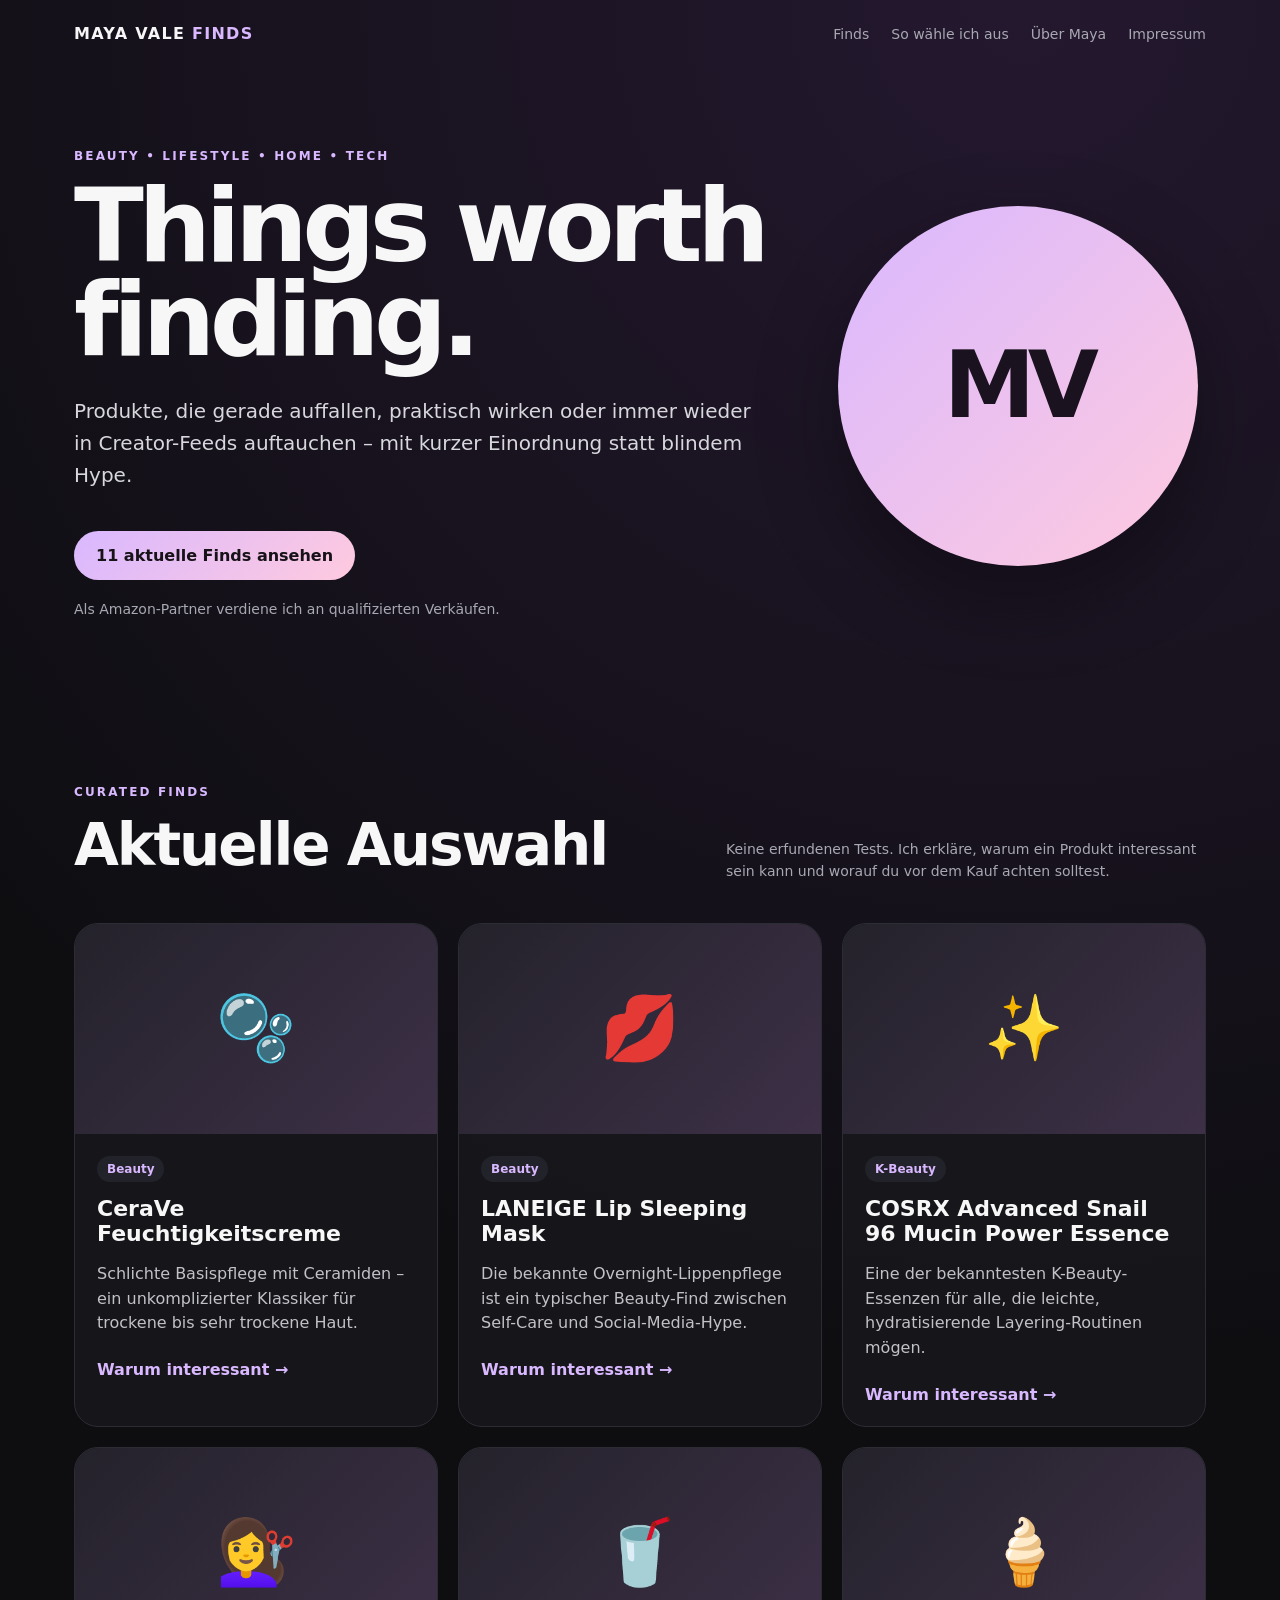
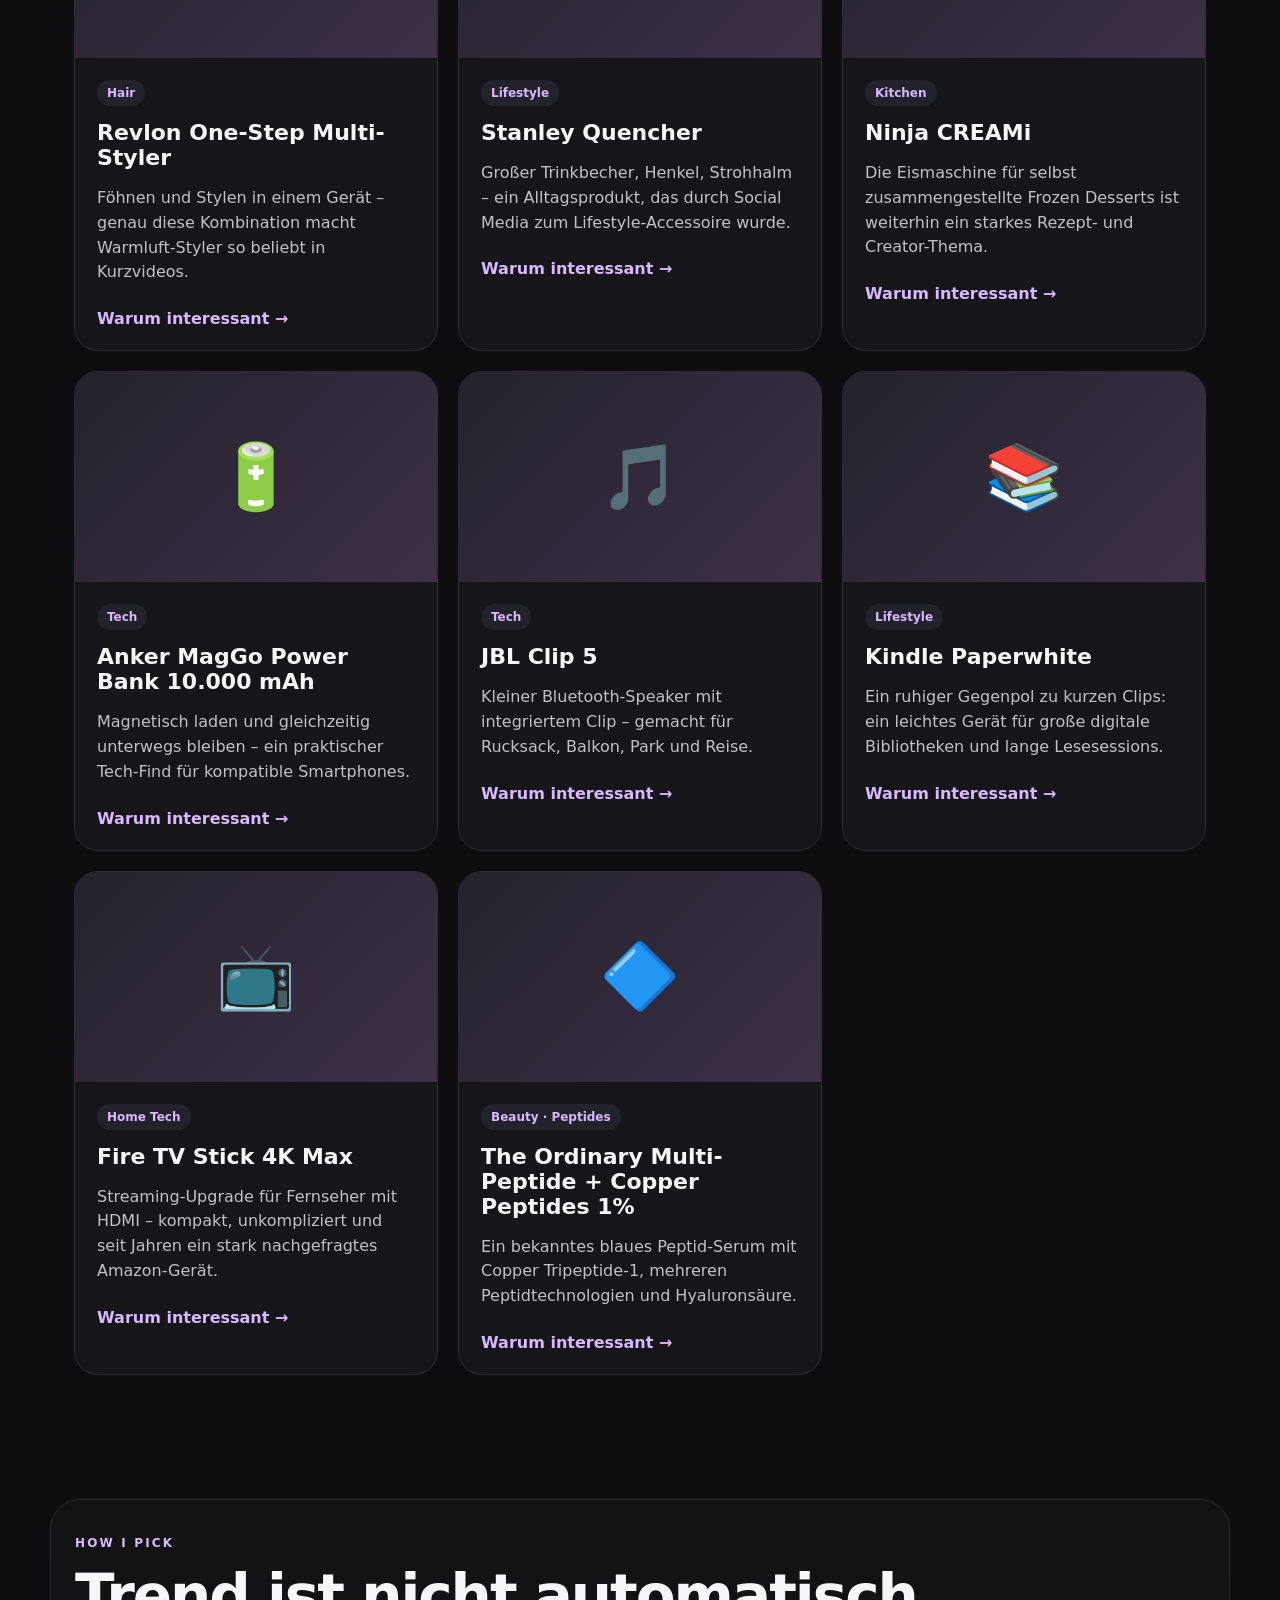
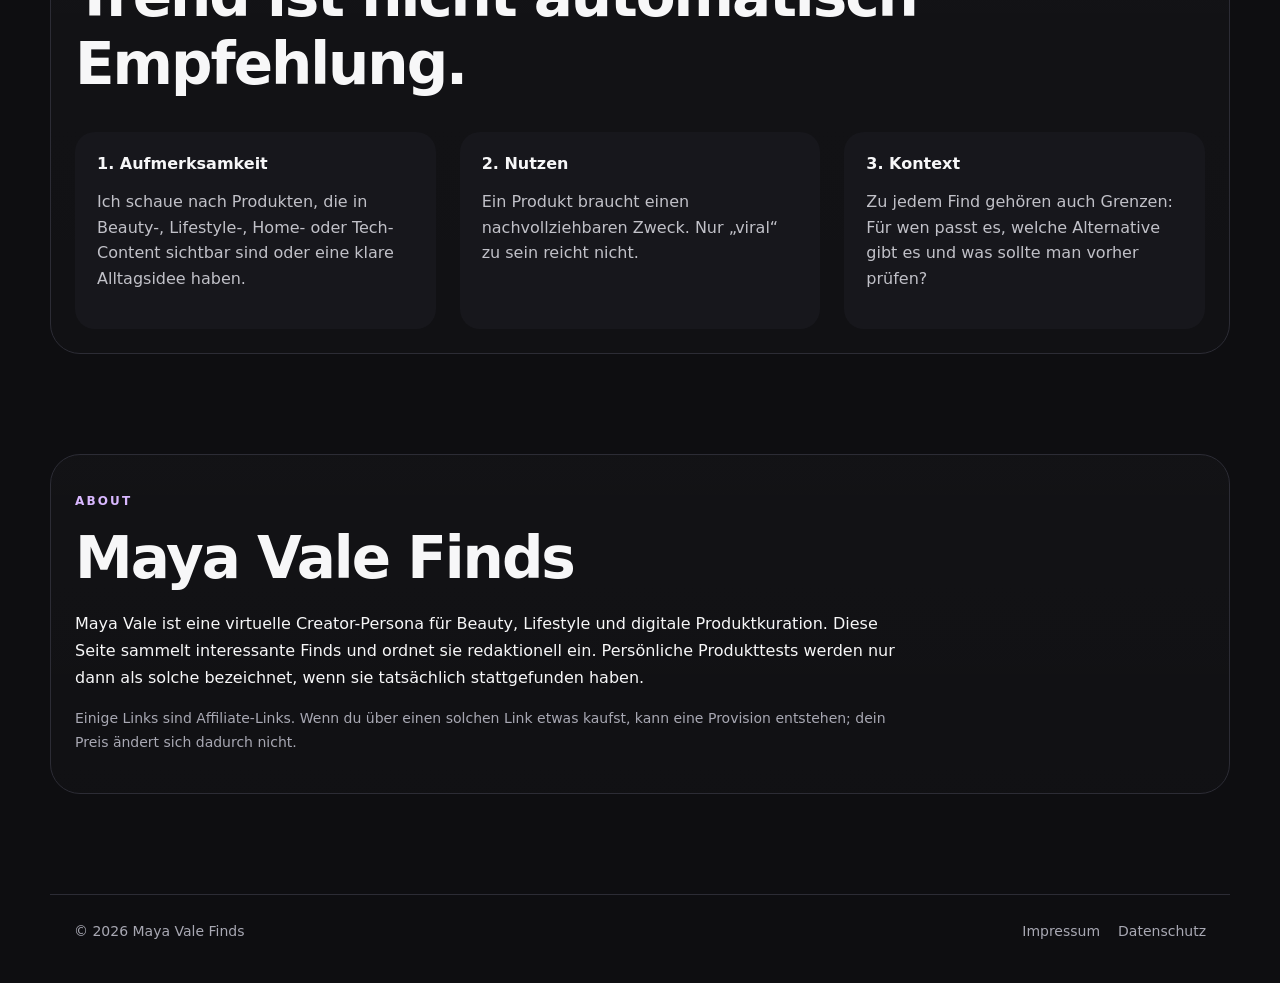
<file: index.html>
<!doctype html>
<html lang="de">
<head>
<meta charset="utf-8">
<meta name="viewport" content="width=device-width,initial-scale=1">
<title>Maya Vale Finds – Beauty, Lifestyle & Viral Finds</title>
<meta name="description" content="Maya Vale Finds kuratiert interessante Beauty-, Lifestyle-, Home- und Tech-Produkte mit kurzen, nüchternen Einordnungen.">
<link rel="stylesheet" href="styles.css">
</head>
<body>
<header class="topbar">
  <a class="brand" href="index.html">MAYA VALE <span>FINDS</span></a>
  <nav><a href="#finds">Finds</a><a href="#how">So wähle ich aus</a><a href="#about">Über Maya</a><a href="impressum.html">Impressum</a></nav>
</header>
<main>
<section class="hero">
  <div class="hero-copy">
    <p class="eyebrow">BEAUTY • LIFESTYLE • HOME • TECH</p>
    <h1>Things worth finding.</h1>
    <p class="lead">Produkte, die gerade auffallen, praktisch wirken oder immer wieder in Creator-Feeds auftauchen – mit kurzer Einordnung statt blindem Hype.</p>
    <a class="cta" href="#finds">11 aktuelle Finds ansehen</a>
    <p class="disclosure">Als Amazon-Partner verdiene ich an qualifizierten Verkäufen.</p>
  </div>
  <div class="avatar" aria-label="Maya Vale Logo">MV</div>
</section>

<section class="section" id="finds">
  <div class="section-head">
    <div><p class="eyebrow">CURATED FINDS</p><h2>Aktuelle Auswahl</h2></div>
    <p class="muted">Keine erfundenen Tests. Ich erkläre, warum ein Produkt interessant sein kann und worauf du vor dem Kauf achten solltest.</p>
  </div>
  <div class="grid"><article class="card">
    <div class="thumb">🫧</div>
    <div class="card-body">
      <span class="tag">Beauty</span>
      <h3>CeraVe Feuchtigkeitscreme</h3>
      <p>Schlichte Basispflege mit Ceramiden – ein unkomplizierter Klassiker für trockene bis sehr trockene Haut.</p>
      <a class="product-link" href="finds/cerave-feuchtigkeitscreme.html">Warum interessant →</a>
    </div>
  </article><article class="card">
    <div class="thumb">💋</div>
    <div class="card-body">
      <span class="tag">Beauty</span>
      <h3>LANEIGE Lip Sleeping Mask</h3>
      <p>Die bekannte Overnight-Lippenpflege ist ein typischer Beauty-Find zwischen Self-Care und Social-Media-Hype.</p>
      <a class="product-link" href="finds/laneige-lip-sleeping-mask.html">Warum interessant →</a>
    </div>
  </article><article class="card">
    <div class="thumb">✨</div>
    <div class="card-body">
      <span class="tag">K-Beauty</span>
      <h3>COSRX Advanced Snail 96 Mucin Power Essence</h3>
      <p>Eine der bekanntesten K-Beauty-Essenzen für alle, die leichte, hydratisierende Layering-Routinen mögen.</p>
      <a class="product-link" href="finds/cosrx-snail-96-essence.html">Warum interessant →</a>
    </div>
  </article><article class="card">
    <div class="thumb">💇‍♀️</div>
    <div class="card-body">
      <span class="tag">Hair</span>
      <h3>Revlon One-Step Multi-Styler</h3>
      <p>Föhnen und Stylen in einem Gerät – genau diese Kombination macht Warmluft-Styler so beliebt in Kurzvideos.</p>
      <a class="product-link" href="finds/revlon-one-step-multistyler.html">Warum interessant →</a>
    </div>
  </article><article class="card">
    <div class="thumb">🥤</div>
    <div class="card-body">
      <span class="tag">Lifestyle</span>
      <h3>Stanley Quencher</h3>
      <p>Großer Trinkbecher, Henkel, Strohhalm – ein Alltagsprodukt, das durch Social Media zum Lifestyle-Accessoire wurde.</p>
      <a class="product-link" href="finds/stanley-quencher.html">Warum interessant →</a>
    </div>
  </article><article class="card">
    <div class="thumb">🍦</div>
    <div class="card-body">
      <span class="tag">Kitchen</span>
      <h3>Ninja CREAMi</h3>
      <p>Die Eismaschine für selbst zusammengestellte Frozen Desserts ist weiterhin ein starkes Rezept- und Creator-Thema.</p>
      <a class="product-link" href="finds/ninja-creami.html">Warum interessant →</a>
    </div>
  </article><article class="card">
    <div class="thumb">🔋</div>
    <div class="card-body">
      <span class="tag">Tech</span>
      <h3>Anker MagGo Power Bank 10.000 mAh</h3>
      <p>Magnetisch laden und gleichzeitig unterwegs bleiben – ein praktischer Tech-Find für kompatible Smartphones.</p>
      <a class="product-link" href="finds/anker-maggo-powerbank.html">Warum interessant →</a>
    </div>
  </article><article class="card">
    <div class="thumb">🎵</div>
    <div class="card-body">
      <span class="tag">Tech</span>
      <h3>JBL Clip 5</h3>
      <p>Kleiner Bluetooth-Speaker mit integriertem Clip – gemacht für Rucksack, Balkon, Park und Reise.</p>
      <a class="product-link" href="finds/jbl-clip-5.html">Warum interessant →</a>
    </div>
  </article><article class="card">
    <div class="thumb">📚</div>
    <div class="card-body">
      <span class="tag">Lifestyle</span>
      <h3>Kindle Paperwhite</h3>
      <p>Ein ruhiger Gegenpol zu kurzen Clips: ein leichtes Gerät für große digitale Bibliotheken und lange Lesesessions.</p>
      <a class="product-link" href="finds/kindle-paperwhite.html">Warum interessant →</a>
    </div>
  </article><article class="card">
    <div class="thumb">📺</div>
    <div class="card-body">
      <span class="tag">Home Tech</span>
      <h3>Fire TV Stick 4K Max</h3>
      <p>Streaming-Upgrade für Fernseher mit HDMI – kompakt, unkompliziert und seit Jahren ein stark nachgefragtes Amazon-Gerät.</p>
      <a class="product-link" href="finds/fire-tv-stick-4k-max.html">Warum interessant →</a>
    </div>
  </article><article class="card">
    <div class="thumb">🔷</div>
    <div class="card-body">
      <span class="tag">Beauty · Peptides</span>
      <h3>The Ordinary Multi-Peptide + Copper Peptides 1%</h3>
      <p>Ein bekanntes blaues Peptid-Serum mit Copper Tripeptide-1, mehreren Peptidtechnologien und Hyaluronsäure.</p>
      <a class="product-link" href="finds/the-ordinary-copper-peptides.html">Warum interessant →</a>
    </div>
  </article></div>
</section>

<section class="section explainer" id="how">
  <p class="eyebrow">HOW I PICK</p>
  <h2>Trend ist nicht automatisch Empfehlung.</h2>
  <div class="three">
    <div><strong>1. Aufmerksamkeit</strong><p>Ich schaue nach Produkten, die in Beauty-, Lifestyle-, Home- oder Tech-Content sichtbar sind oder eine klare Alltagsidee haben.</p></div>
    <div><strong>2. Nutzen</strong><p>Ein Produkt braucht einen nachvollziehbaren Zweck. Nur „viral“ zu sein reicht nicht.</p></div>
    <div><strong>3. Kontext</strong><p>Zu jedem Find gehören auch Grenzen: Für wen passt es, welche Alternative gibt es und was sollte man vorher prüfen?</p></div>
  </div>
</section>

<section class="about section" id="about">
  <p class="eyebrow">ABOUT</p>
  <h2>Maya Vale Finds</h2>
  <p>Maya Vale ist eine virtuelle Creator-Persona für Beauty, Lifestyle und digitale Produktkuration. Diese Seite sammelt interessante Finds und ordnet sie redaktionell ein. Persönliche Produkttests werden nur dann als solche bezeichnet, wenn sie tatsächlich stattgefunden haben.</p>
  <p class="muted">Einige Links sind Affiliate-Links. Wenn du über einen solchen Link etwas kaufst, kann eine Provision entstehen; dein Preis ändert sich dadurch nicht.</p>
</section>
</main>
<footer><span>© 2026 Maya Vale Finds</span><div><a href="impressum.html">Impressum</a><a href="datenschutz.html">Datenschutz</a></div></footer>
</body>
</html>
</file>
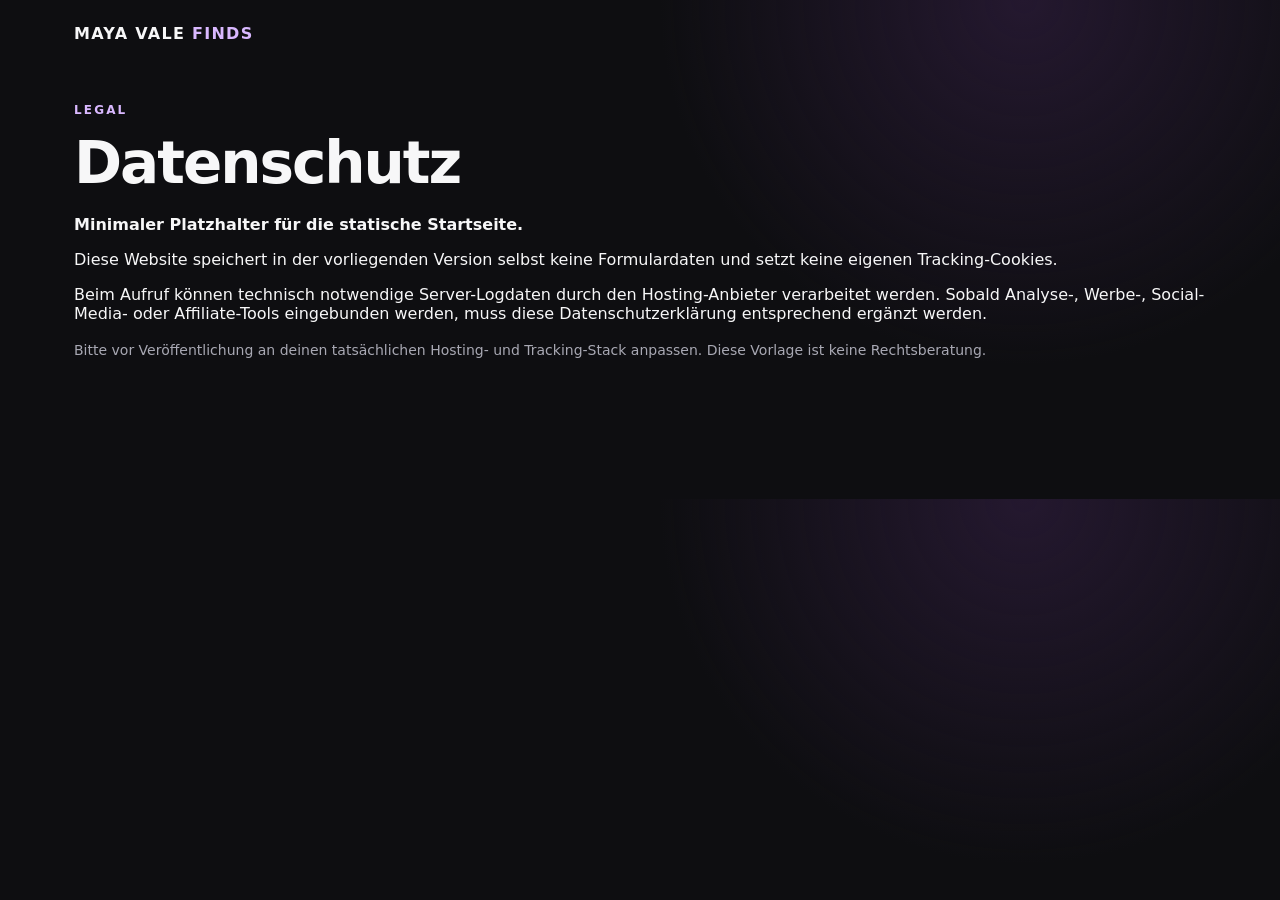
<file: datenschutz.html>
<!doctype html><html lang="de"><head><meta charset="utf-8"><meta name="viewport" content="width=device-width,initial-scale=1"><title>Datenschutz – Maya Vale Finds</title><link rel="stylesheet" href="styles.css"></head><body><header class="topbar"><a class="brand" href="index.html">MAYA VALE <span>FINDS</span></a></header><main class="section"><p class="eyebrow">LEGAL</p><h2>Datenschutz</h2><p><strong>Minimaler Platzhalter für die statische Startseite.</strong></p><p>Diese Website speichert in der vorliegenden Version selbst keine Formulardaten und setzt keine eigenen Tracking-Cookies.</p><p>Beim Aufruf können technisch notwendige Server-Logdaten durch den Hosting-Anbieter verarbeitet werden. Sobald Analyse-, Werbe-, Social-Media- oder Affiliate-Tools eingebunden werden, muss diese Datenschutzerklärung entsprechend ergänzt werden.</p><p class="muted">Bitte vor Veröffentlichung an deinen tatsächlichen Hosting- und Tracking-Stack anpassen. Diese Vorlage ist keine Rechtsberatung.</p></main></body></html>
</file>
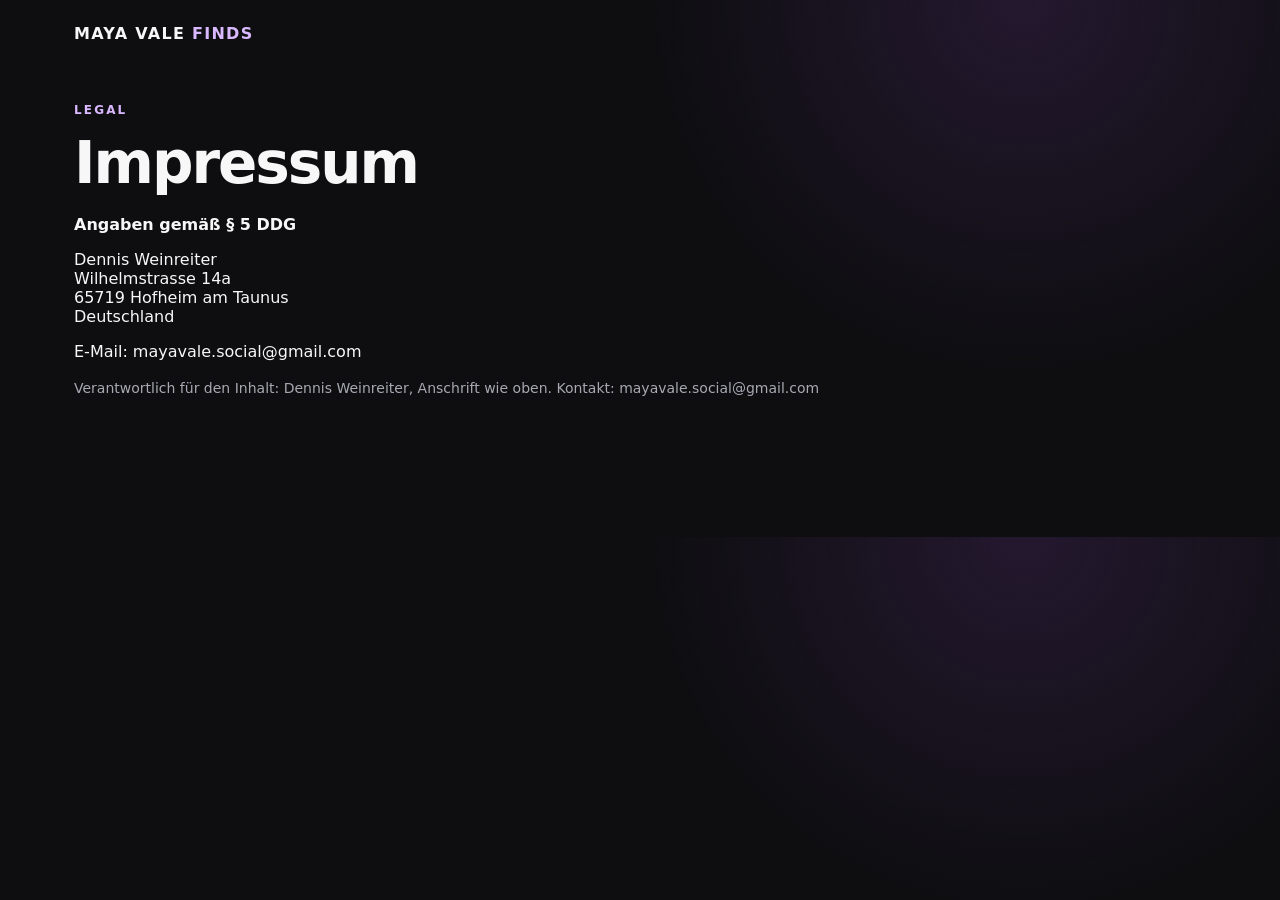
<file: impressum.html>
<!doctype html><html lang="de"><head><meta charset="utf-8"><meta name="viewport" content="width=device-width,initial-scale=1"><title>Impressum – Maya Vale Finds</title><link rel="stylesheet" href="styles.css"></head><body><header class="topbar"><a class="brand" href="index.html">MAYA VALE <span>FINDS</span></a></header><main class="section"><p class="eyebrow">LEGAL</p><h2>Impressum</h2><p><strong>Angaben gemäß § 5 DDG</strong></p><p>Dennis Weinreiter<br>Wilhelmstrasse 14a<br>65719 Hofheim am Taunus<br>Deutschland</p><p>E-Mail: mayavale.social@gmail.com</p><p class="muted">Verantwortlich für den Inhalt: Dennis Weinreiter, Anschrift wie oben. Kontakt: mayavale.social@gmail.com</p></main></body></html>
</file>
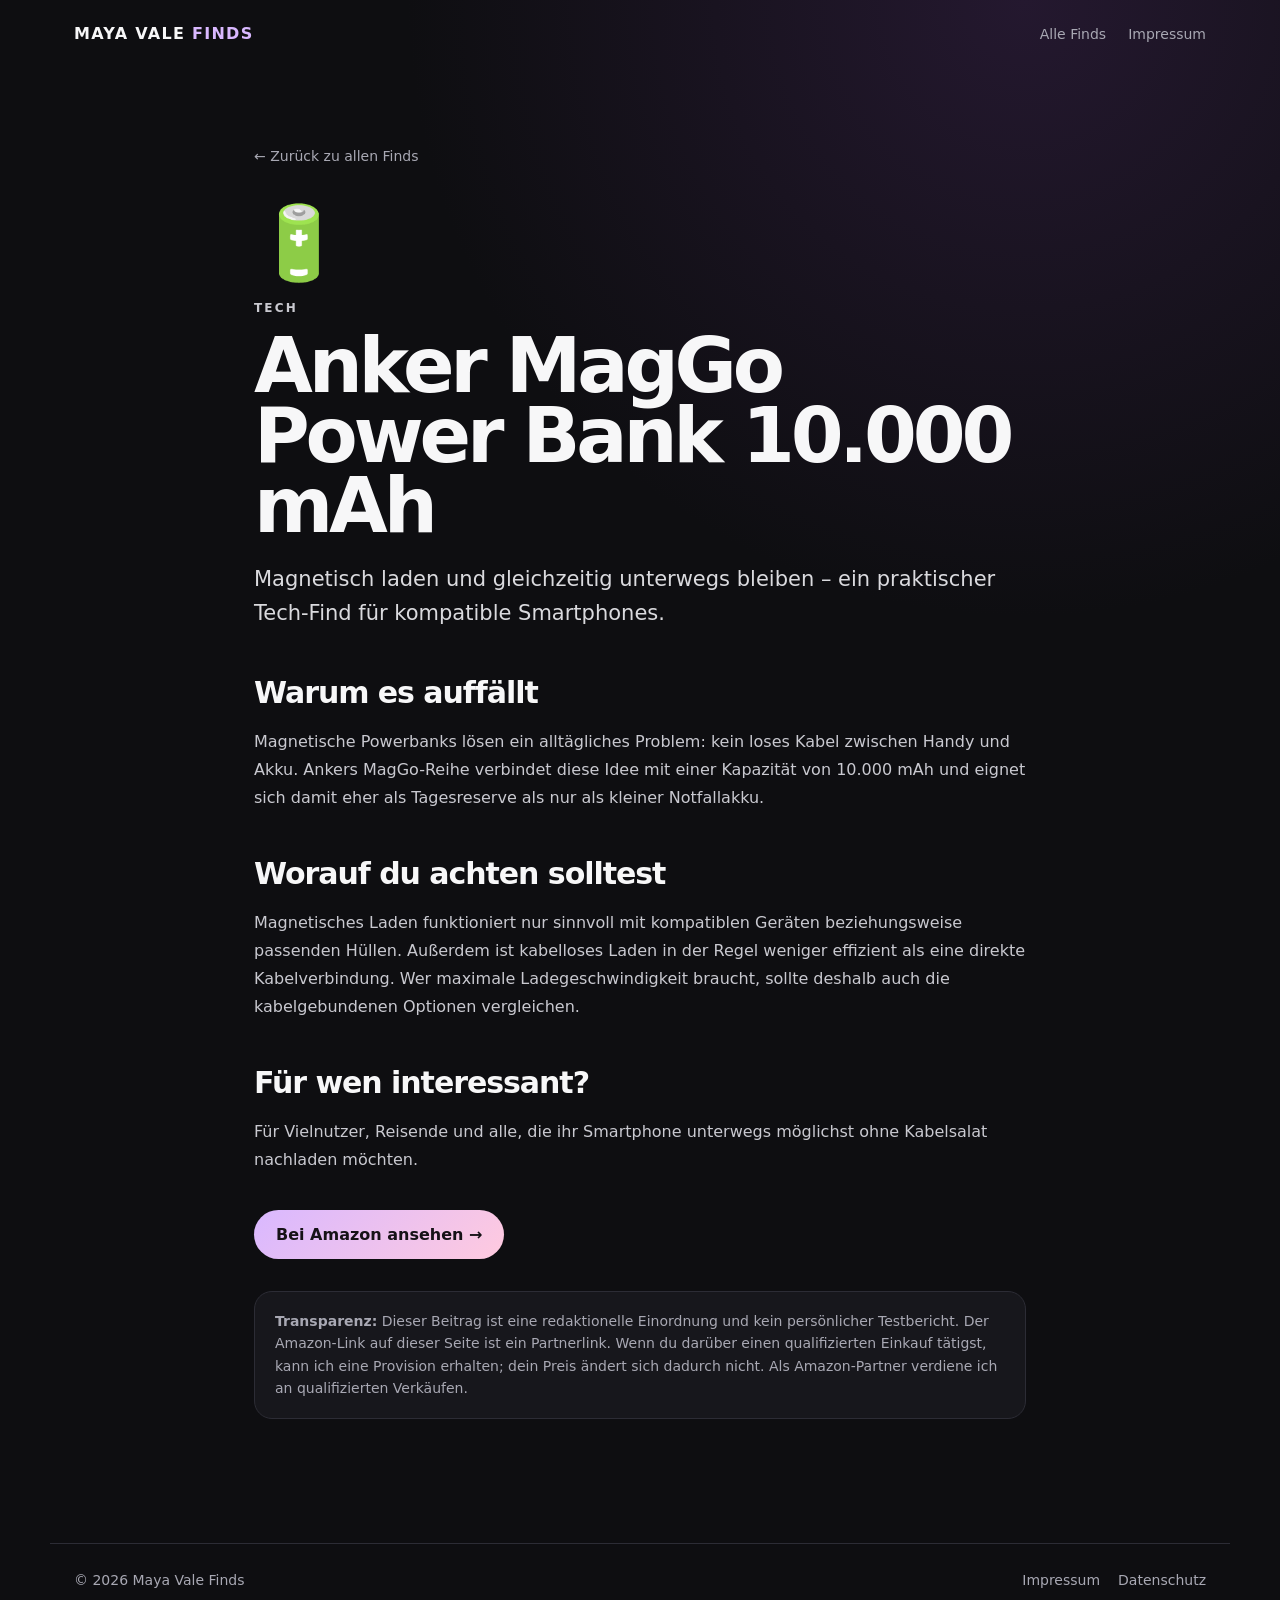
<file: finds/anker-maggo-powerbank.html>
<!doctype html>
<html lang="de">
<head>
<meta charset="utf-8"><meta name="viewport" content="width=device-width,initial-scale=1">
<title>Anker MagGo Power Bank 10.000 mAh – Maya Vale Finds</title>
<meta name="description" content="Magnetisch laden und gleichzeitig unterwegs bleiben – ein praktischer Tech-Find für kompatible Smartphones.">
<link rel="stylesheet" href="../styles.css">
</head>
<body>
<header class="topbar"><a class="brand" href="../index.html">MAYA VALE <span>FINDS</span></a><nav><a href="../index.html#finds">Alle Finds</a><a href="../impressum.html">Impressum</a></nav></header>
<main class="article">
<a class="back" href="../index.html#finds">← Zurück zu allen Finds</a>
<div class="article-hero"><div class="article-icon">🔋</div><p class="eyebrow">TECH</p><h1>Anker MagGo Power Bank 10.000 mAh</h1><p class="intro">Magnetisch laden und gleichzeitig unterwegs bleiben – ein praktischer Tech-Find für kompatible Smartphones.</p></div>
<h2>Warum es auffällt</h2><p>Magnetische Powerbanks lösen ein alltägliches Problem: kein loses Kabel zwischen Handy und Akku. Ankers MagGo-Reihe verbindet diese Idee mit einer Kapazität von 10.000 mAh und eignet sich damit eher als Tagesreserve als nur als kleiner Notfallakku.</p>
<h2>Worauf du achten solltest</h2><p>Magnetisches Laden funktioniert nur sinnvoll mit kompatiblen Geräten beziehungsweise passenden Hüllen. Außerdem ist kabelloses Laden in der Regel weniger effizient als eine direkte Kabelverbindung. Wer maximale Ladegeschwindigkeit braucht, sollte deshalb auch die kabelgebundenen Optionen vergleichen.</p>
<h2>Für wen interessant?</h2><p>Für Vielnutzer, Reisende und alle, die ihr Smartphone unterwegs möglichst ohne Kabelsalat nachladen möchten.</p>
<a class="amazon-btn" href="https://www.amazon.de/dp/B0CFDQ9QH5/ref=nosim?tag=mayavalefinds-21" target="_blank" rel="nofollow noopener">Bei Amazon ansehen →</a>
<div class="note"><strong>Transparenz:</strong> Dieser Beitrag ist eine redaktionelle Einordnung und kein persönlicher Testbericht. Der Amazon-Link auf dieser Seite ist ein Partnerlink. Wenn du darüber einen qualifizierten Einkauf tätigst, kann ich eine Provision erhalten; dein Preis ändert sich dadurch nicht. Als Amazon-Partner verdiene ich an qualifizierten Verkäufen.</div>
</main>
<footer><span>© 2026 Maya Vale Finds</span><div><a href="../impressum.html">Impressum</a><a href="../datenschutz.html">Datenschutz</a></div></footer>
</body></html>
</file>
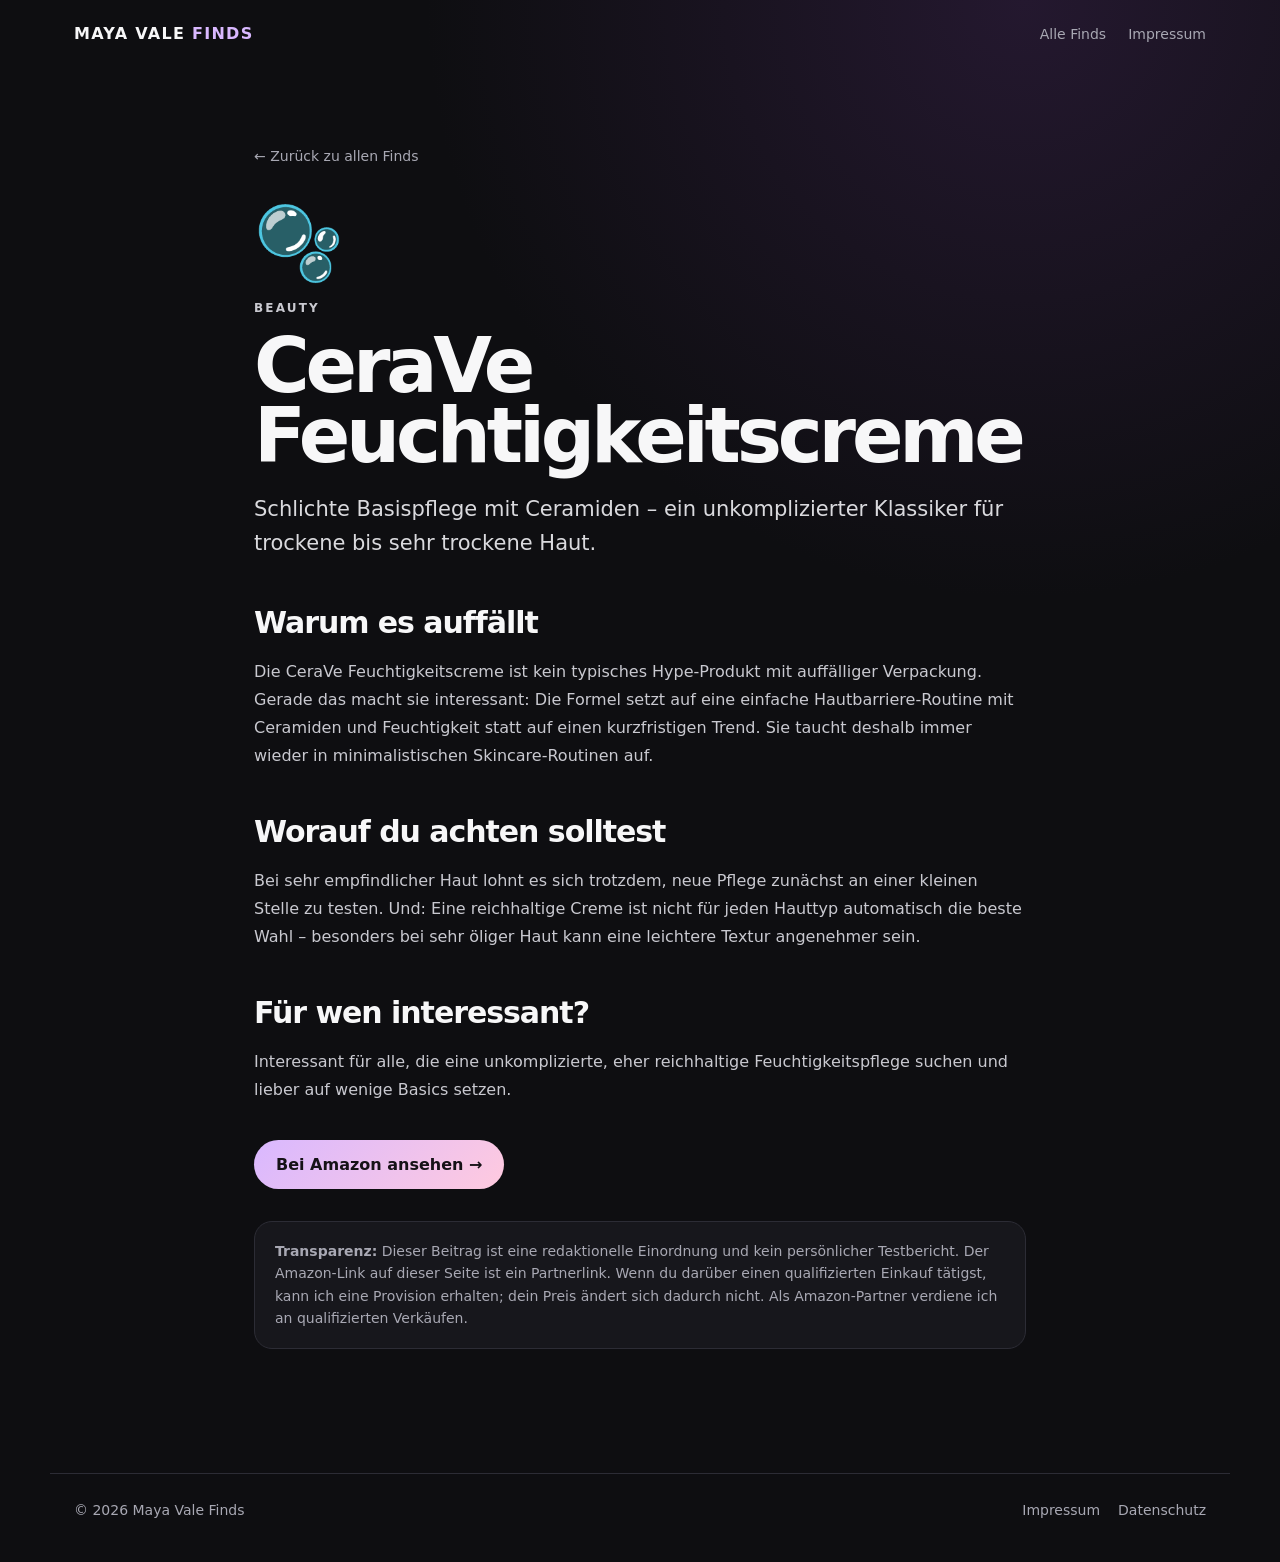
<file: finds/cerave-feuchtigkeitscreme.html>
<!doctype html>
<html lang="de">
<head>
<meta charset="utf-8"><meta name="viewport" content="width=device-width,initial-scale=1">
<title>CeraVe Feuchtigkeitscreme – Maya Vale Finds</title>
<meta name="description" content="Schlichte Basispflege mit Ceramiden – ein unkomplizierter Klassiker für trockene bis sehr trockene Haut.">
<link rel="stylesheet" href="../styles.css">
</head>
<body>
<header class="topbar"><a class="brand" href="../index.html">MAYA VALE <span>FINDS</span></a><nav><a href="../index.html#finds">Alle Finds</a><a href="../impressum.html">Impressum</a></nav></header>
<main class="article">
<a class="back" href="../index.html#finds">← Zurück zu allen Finds</a>
<div class="article-hero"><div class="article-icon">🫧</div><p class="eyebrow">BEAUTY</p><h1>CeraVe Feuchtigkeitscreme</h1><p class="intro">Schlichte Basispflege mit Ceramiden – ein unkomplizierter Klassiker für trockene bis sehr trockene Haut.</p></div>
<h2>Warum es auffällt</h2><p>Die CeraVe Feuchtigkeitscreme ist kein typisches Hype-Produkt mit auffälliger Verpackung. Gerade das macht sie interessant: Die Formel setzt auf eine einfache Hautbarriere-Routine mit Ceramiden und Feuchtigkeit statt auf einen kurzfristigen Trend. Sie taucht deshalb immer wieder in minimalistischen Skincare-Routinen auf.</p>
<h2>Worauf du achten solltest</h2><p>Bei sehr empfindlicher Haut lohnt es sich trotzdem, neue Pflege zunächst an einer kleinen Stelle zu testen. Und: Eine reichhaltige Creme ist nicht für jeden Hauttyp automatisch die beste Wahl – besonders bei sehr öliger Haut kann eine leichtere Textur angenehmer sein.</p>
<h2>Für wen interessant?</h2><p>Interessant für alle, die eine unkomplizierte, eher reichhaltige Feuchtigkeitspflege suchen und lieber auf wenige Basics setzen.</p>
<a class="amazon-btn" href="https://www.amazon.de/dp/B0853C7CFQ/ref=nosim?tag=mayavalefinds-21" target="_blank" rel="nofollow noopener">Bei Amazon ansehen →</a>
<div class="note"><strong>Transparenz:</strong> Dieser Beitrag ist eine redaktionelle Einordnung und kein persönlicher Testbericht. Der Amazon-Link auf dieser Seite ist ein Partnerlink. Wenn du darüber einen qualifizierten Einkauf tätigst, kann ich eine Provision erhalten; dein Preis ändert sich dadurch nicht. Als Amazon-Partner verdiene ich an qualifizierten Verkäufen.</div>
</main>
<footer><span>© 2026 Maya Vale Finds</span><div><a href="../impressum.html">Impressum</a><a href="../datenschutz.html">Datenschutz</a></div></footer>
</body></html>
</file>
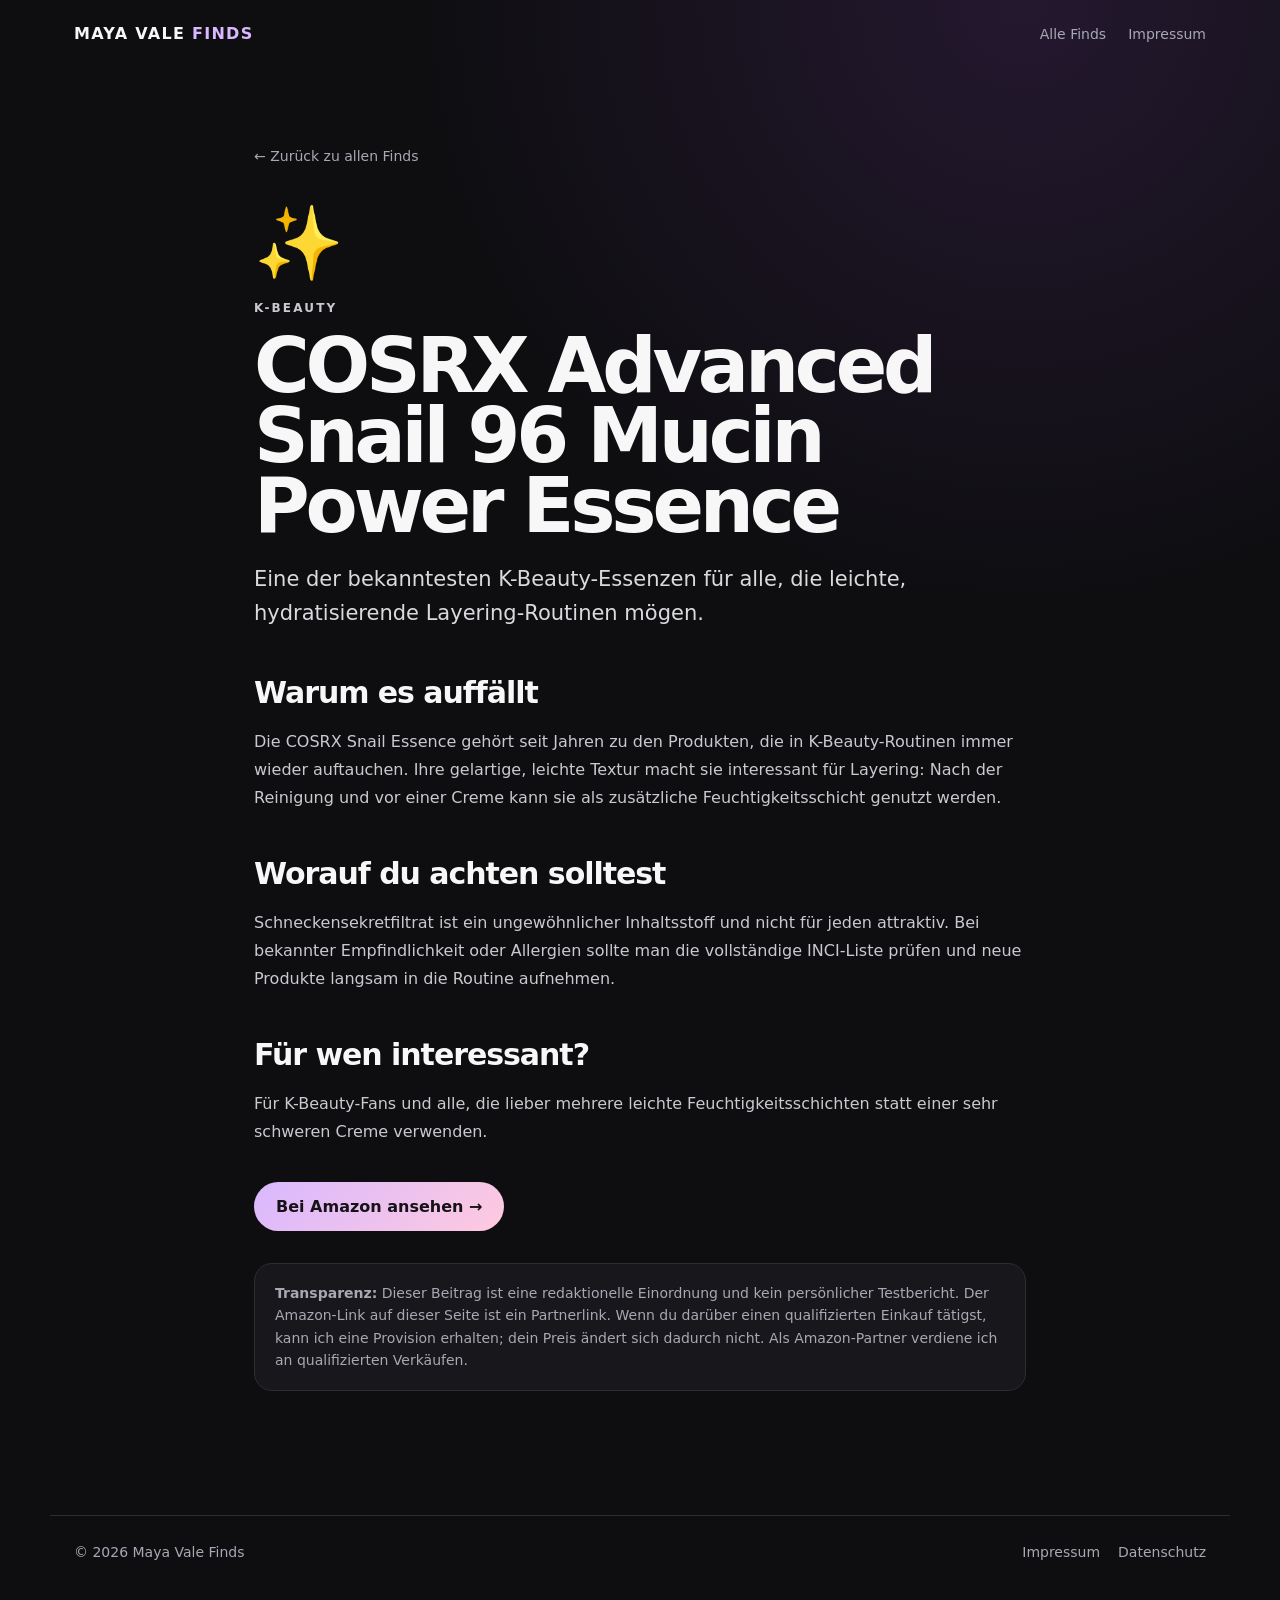
<file: finds/cosrx-snail-96-essence.html>
<!doctype html>
<html lang="de">
<head>
<meta charset="utf-8"><meta name="viewport" content="width=device-width,initial-scale=1">
<title>COSRX Advanced Snail 96 Mucin Power Essence – Maya Vale Finds</title>
<meta name="description" content="Eine der bekanntesten K-Beauty-Essenzen für alle, die leichte, hydratisierende Layering-Routinen mögen.">
<link rel="stylesheet" href="../styles.css">
</head>
<body>
<header class="topbar"><a class="brand" href="../index.html">MAYA VALE <span>FINDS</span></a><nav><a href="../index.html#finds">Alle Finds</a><a href="../impressum.html">Impressum</a></nav></header>
<main class="article">
<a class="back" href="../index.html#finds">← Zurück zu allen Finds</a>
<div class="article-hero"><div class="article-icon">✨</div><p class="eyebrow">K-BEAUTY</p><h1>COSRX Advanced Snail 96 Mucin Power Essence</h1><p class="intro">Eine der bekanntesten K-Beauty-Essenzen für alle, die leichte, hydratisierende Layering-Routinen mögen.</p></div>
<h2>Warum es auffällt</h2><p>Die COSRX Snail Essence gehört seit Jahren zu den Produkten, die in K-Beauty-Routinen immer wieder auftauchen. Ihre gelartige, leichte Textur macht sie interessant für Layering: Nach der Reinigung und vor einer Creme kann sie als zusätzliche Feuchtigkeitsschicht genutzt werden.</p>
<h2>Worauf du achten solltest</h2><p>Schneckensekretfiltrat ist ein ungewöhnlicher Inhaltsstoff und nicht für jeden attraktiv. Bei bekannter Empfindlichkeit oder Allergien sollte man die vollständige INCI-Liste prüfen und neue Produkte langsam in die Routine aufnehmen.</p>
<h2>Für wen interessant?</h2><p>Für K-Beauty-Fans und alle, die lieber mehrere leichte Feuchtigkeitsschichten statt einer sehr schweren Creme verwenden.</p>
<a class="amazon-btn" href="https://www.amazon.de/dp/B00PBX3L7K/ref=nosim?tag=mayavalefinds-21" target="_blank" rel="nofollow noopener">Bei Amazon ansehen →</a>
<div class="note"><strong>Transparenz:</strong> Dieser Beitrag ist eine redaktionelle Einordnung und kein persönlicher Testbericht. Der Amazon-Link auf dieser Seite ist ein Partnerlink. Wenn du darüber einen qualifizierten Einkauf tätigst, kann ich eine Provision erhalten; dein Preis ändert sich dadurch nicht. Als Amazon-Partner verdiene ich an qualifizierten Verkäufen.</div>
</main>
<footer><span>© 2026 Maya Vale Finds</span><div><a href="../impressum.html">Impressum</a><a href="../datenschutz.html">Datenschutz</a></div></footer>
</body></html>
</file>
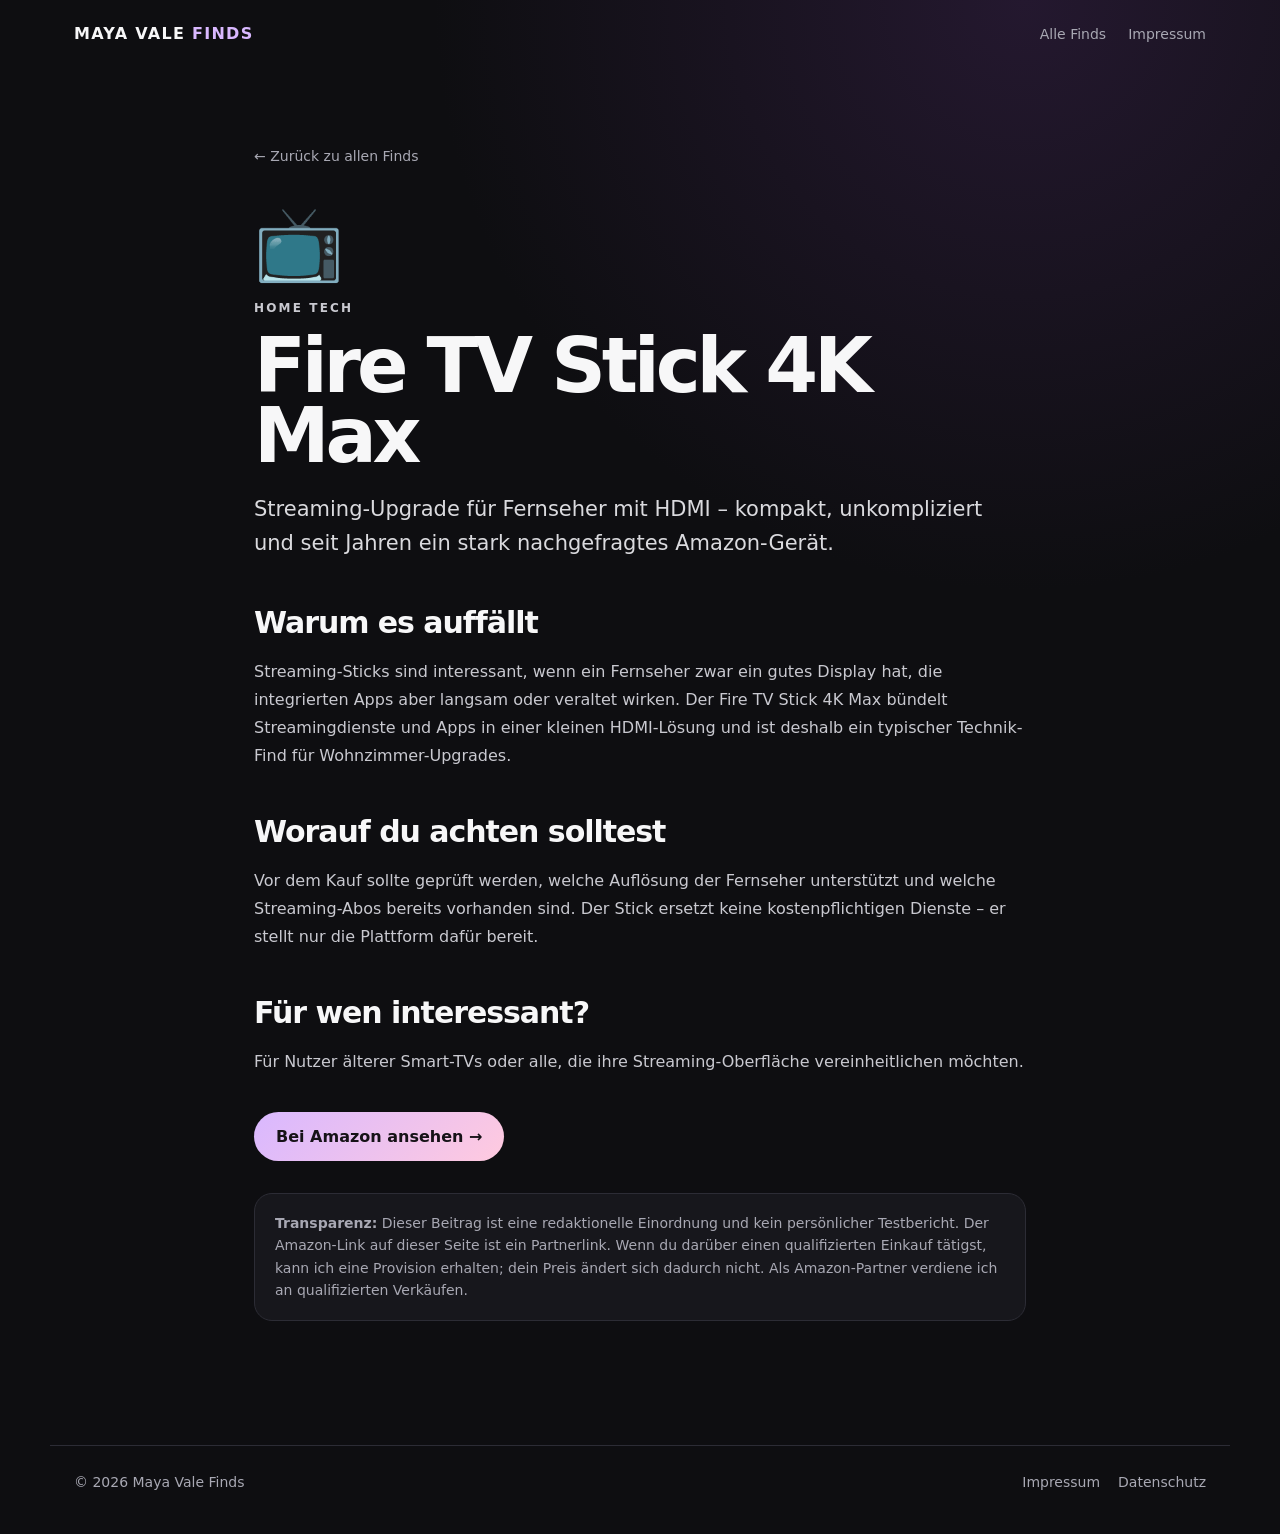
<file: finds/fire-tv-stick-4k-max.html>
<!doctype html>
<html lang="de">
<head>
<meta charset="utf-8"><meta name="viewport" content="width=device-width,initial-scale=1">
<title>Fire TV Stick 4K Max – Maya Vale Finds</title>
<meta name="description" content="Streaming-Upgrade für Fernseher mit HDMI – kompakt, unkompliziert und seit Jahren ein stark nachgefragtes Amazon-Gerät.">
<link rel="stylesheet" href="../styles.css">
</head>
<body>
<header class="topbar"><a class="brand" href="../index.html">MAYA VALE <span>FINDS</span></a><nav><a href="../index.html#finds">Alle Finds</a><a href="../impressum.html">Impressum</a></nav></header>
<main class="article">
<a class="back" href="../index.html#finds">← Zurück zu allen Finds</a>
<div class="article-hero"><div class="article-icon">📺</div><p class="eyebrow">HOME TECH</p><h1>Fire TV Stick 4K Max</h1><p class="intro">Streaming-Upgrade für Fernseher mit HDMI – kompakt, unkompliziert und seit Jahren ein stark nachgefragtes Amazon-Gerät.</p></div>
<h2>Warum es auffällt</h2><p>Streaming-Sticks sind interessant, wenn ein Fernseher zwar ein gutes Display hat, die integrierten Apps aber langsam oder veraltet wirken. Der Fire TV Stick 4K Max bündelt Streamingdienste und Apps in einer kleinen HDMI-Lösung und ist deshalb ein typischer Technik-Find für Wohnzimmer-Upgrades.</p>
<h2>Worauf du achten solltest</h2><p>Vor dem Kauf sollte geprüft werden, welche Auflösung der Fernseher unterstützt und welche Streaming-Abos bereits vorhanden sind. Der Stick ersetzt keine kostenpflichtigen Dienste – er stellt nur die Plattform dafür bereit.</p>
<h2>Für wen interessant?</h2><p>Für Nutzer älterer Smart-TVs oder alle, die ihre Streaming-Oberfläche vereinheitlichen möchten.</p>
<a class="amazon-btn" href="https://www.amazon.de/dp/B0CW4HD359/ref=nosim?tag=mayavalefinds-21" target="_blank" rel="nofollow noopener">Bei Amazon ansehen →</a>
<div class="note"><strong>Transparenz:</strong> Dieser Beitrag ist eine redaktionelle Einordnung und kein persönlicher Testbericht. Der Amazon-Link auf dieser Seite ist ein Partnerlink. Wenn du darüber einen qualifizierten Einkauf tätigst, kann ich eine Provision erhalten; dein Preis ändert sich dadurch nicht. Als Amazon-Partner verdiene ich an qualifizierten Verkäufen.</div>
</main>
<footer><span>© 2026 Maya Vale Finds</span><div><a href="../impressum.html">Impressum</a><a href="../datenschutz.html">Datenschutz</a></div></footer>
</body></html>
</file>
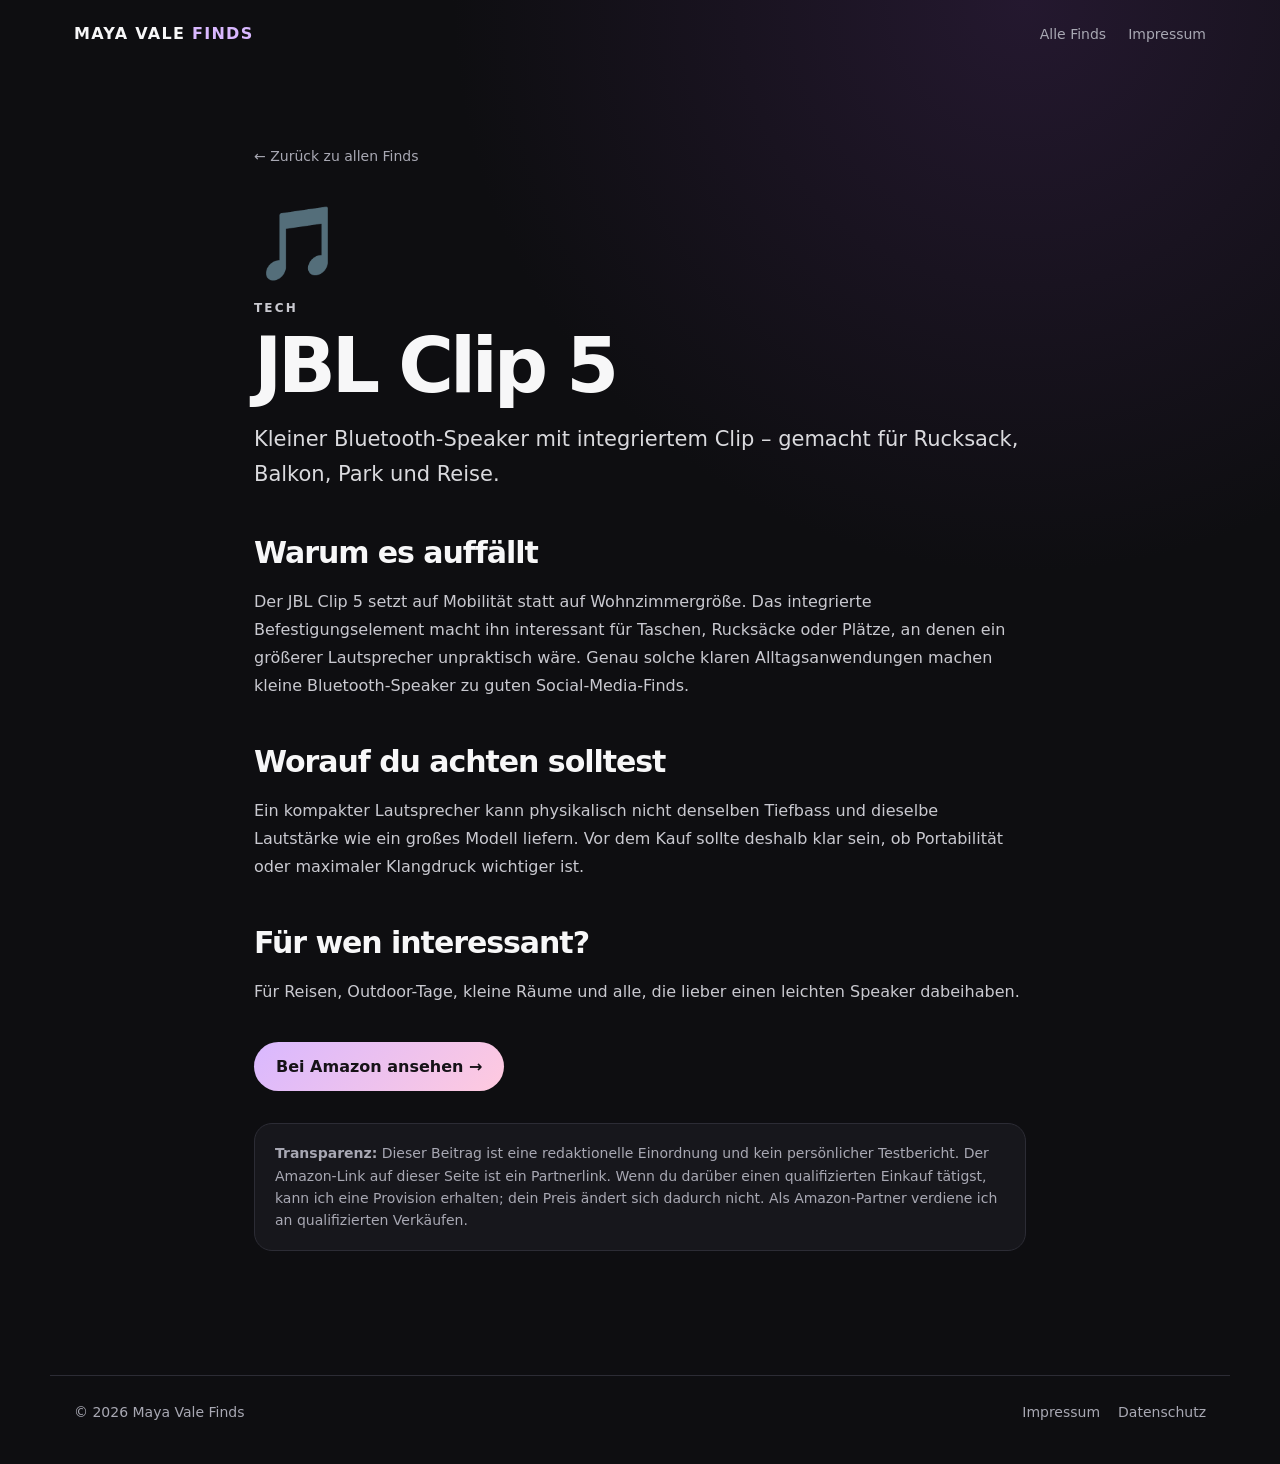
<file: finds/jbl-clip-5.html>
<!doctype html>
<html lang="de">
<head>
<meta charset="utf-8"><meta name="viewport" content="width=device-width,initial-scale=1">
<title>JBL Clip 5 – Maya Vale Finds</title>
<meta name="description" content="Kleiner Bluetooth-Speaker mit integriertem Clip – gemacht für Rucksack, Balkon, Park und Reise.">
<link rel="stylesheet" href="../styles.css">
</head>
<body>
<header class="topbar"><a class="brand" href="../index.html">MAYA VALE <span>FINDS</span></a><nav><a href="../index.html#finds">Alle Finds</a><a href="../impressum.html">Impressum</a></nav></header>
<main class="article">
<a class="back" href="../index.html#finds">← Zurück zu allen Finds</a>
<div class="article-hero"><div class="article-icon">🎵</div><p class="eyebrow">TECH</p><h1>JBL Clip 5</h1><p class="intro">Kleiner Bluetooth-Speaker mit integriertem Clip – gemacht für Rucksack, Balkon, Park und Reise.</p></div>
<h2>Warum es auffällt</h2><p>Der JBL Clip 5 setzt auf Mobilität statt auf Wohnzimmergröße. Das integrierte Befestigungselement macht ihn interessant für Taschen, Rucksäcke oder Plätze, an denen ein größerer Lautsprecher unpraktisch wäre. Genau solche klaren Alltagsanwendungen machen kleine Bluetooth-Speaker zu guten Social-Media-Finds.</p>
<h2>Worauf du achten solltest</h2><p>Ein kompakter Lautsprecher kann physikalisch nicht denselben Tiefbass und dieselbe Lautstärke wie ein großes Modell liefern. Vor dem Kauf sollte deshalb klar sein, ob Portabilität oder maximaler Klangdruck wichtiger ist.</p>
<h2>Für wen interessant?</h2><p>Für Reisen, Outdoor-Tage, kleine Räume und alle, die lieber einen leichten Speaker dabeihaben.</p>
<a class="amazon-btn" href="https://www.amazon.de/dp/B0CX94G62T/ref=nosim?tag=mayavalefinds-21" target="_blank" rel="nofollow noopener">Bei Amazon ansehen →</a>
<div class="note"><strong>Transparenz:</strong> Dieser Beitrag ist eine redaktionelle Einordnung und kein persönlicher Testbericht. Der Amazon-Link auf dieser Seite ist ein Partnerlink. Wenn du darüber einen qualifizierten Einkauf tätigst, kann ich eine Provision erhalten; dein Preis ändert sich dadurch nicht. Als Amazon-Partner verdiene ich an qualifizierten Verkäufen.</div>
</main>
<footer><span>© 2026 Maya Vale Finds</span><div><a href="../impressum.html">Impressum</a><a href="../datenschutz.html">Datenschutz</a></div></footer>
</body></html>
</file>
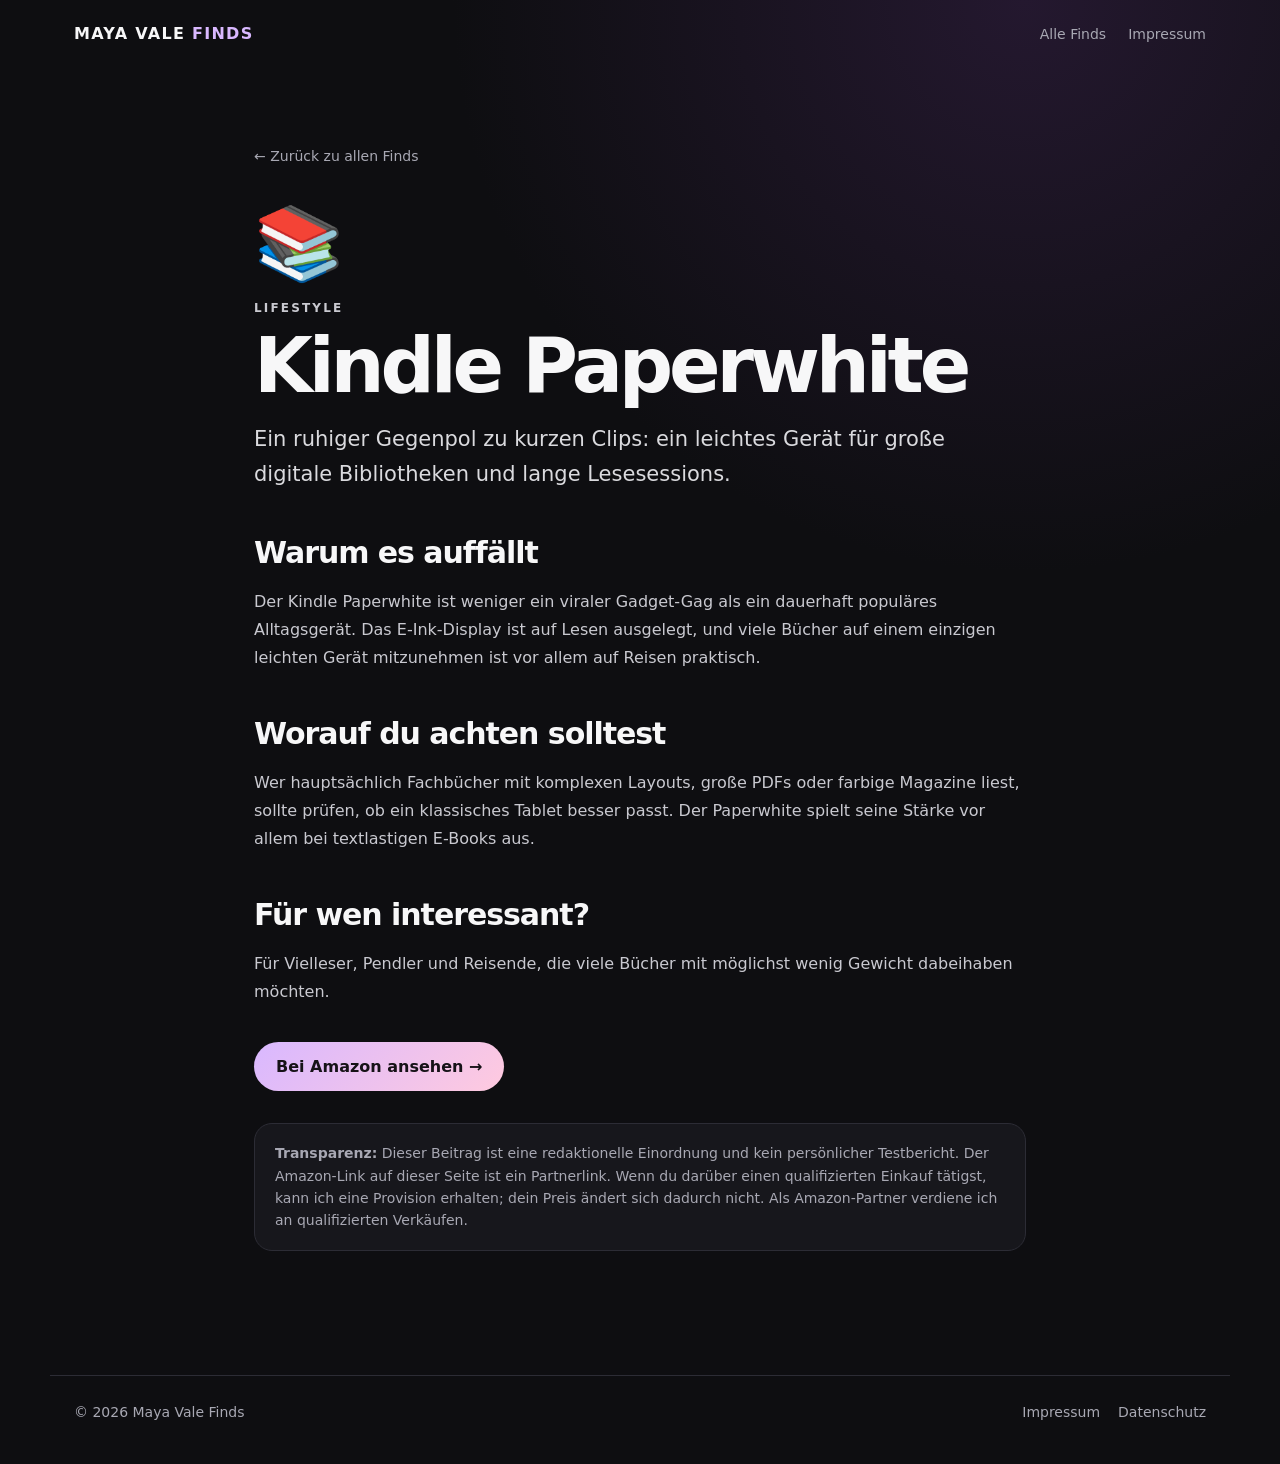
<file: finds/kindle-paperwhite.html>
<!doctype html>
<html lang="de">
<head>
<meta charset="utf-8"><meta name="viewport" content="width=device-width,initial-scale=1">
<title>Kindle Paperwhite – Maya Vale Finds</title>
<meta name="description" content="Ein ruhiger Gegenpol zu kurzen Clips: ein leichtes Gerät für große digitale Bibliotheken und lange Lesesessions.">
<link rel="stylesheet" href="../styles.css">
</head>
<body>
<header class="topbar"><a class="brand" href="../index.html">MAYA VALE <span>FINDS</span></a><nav><a href="../index.html#finds">Alle Finds</a><a href="../impressum.html">Impressum</a></nav></header>
<main class="article">
<a class="back" href="../index.html#finds">← Zurück zu allen Finds</a>
<div class="article-hero"><div class="article-icon">📚</div><p class="eyebrow">LIFESTYLE</p><h1>Kindle Paperwhite</h1><p class="intro">Ein ruhiger Gegenpol zu kurzen Clips: ein leichtes Gerät für große digitale Bibliotheken und lange Lesesessions.</p></div>
<h2>Warum es auffällt</h2><p>Der Kindle Paperwhite ist weniger ein viraler Gadget-Gag als ein dauerhaft populäres Alltagsgerät. Das E-Ink-Display ist auf Lesen ausgelegt, und viele Bücher auf einem einzigen leichten Gerät mitzunehmen ist vor allem auf Reisen praktisch.</p>
<h2>Worauf du achten solltest</h2><p>Wer hauptsächlich Fachbücher mit komplexen Layouts, große PDFs oder farbige Magazine liest, sollte prüfen, ob ein klassisches Tablet besser passt. Der Paperwhite spielt seine Stärke vor allem bei textlastigen E-Books aus.</p>
<h2>Für wen interessant?</h2><p>Für Vielleser, Pendler und Reisende, die viele Bücher mit möglichst wenig Gewicht dabeihaben möchten.</p>
<a class="amazon-btn" href="https://www.amazon.de/dp/B0CFPXBJ9Y/ref=nosim?tag=mayavalefinds-21" target="_blank" rel="nofollow noopener">Bei Amazon ansehen →</a>
<div class="note"><strong>Transparenz:</strong> Dieser Beitrag ist eine redaktionelle Einordnung und kein persönlicher Testbericht. Der Amazon-Link auf dieser Seite ist ein Partnerlink. Wenn du darüber einen qualifizierten Einkauf tätigst, kann ich eine Provision erhalten; dein Preis ändert sich dadurch nicht. Als Amazon-Partner verdiene ich an qualifizierten Verkäufen.</div>
</main>
<footer><span>© 2026 Maya Vale Finds</span><div><a href="../impressum.html">Impressum</a><a href="../datenschutz.html">Datenschutz</a></div></footer>
</body></html>
</file>
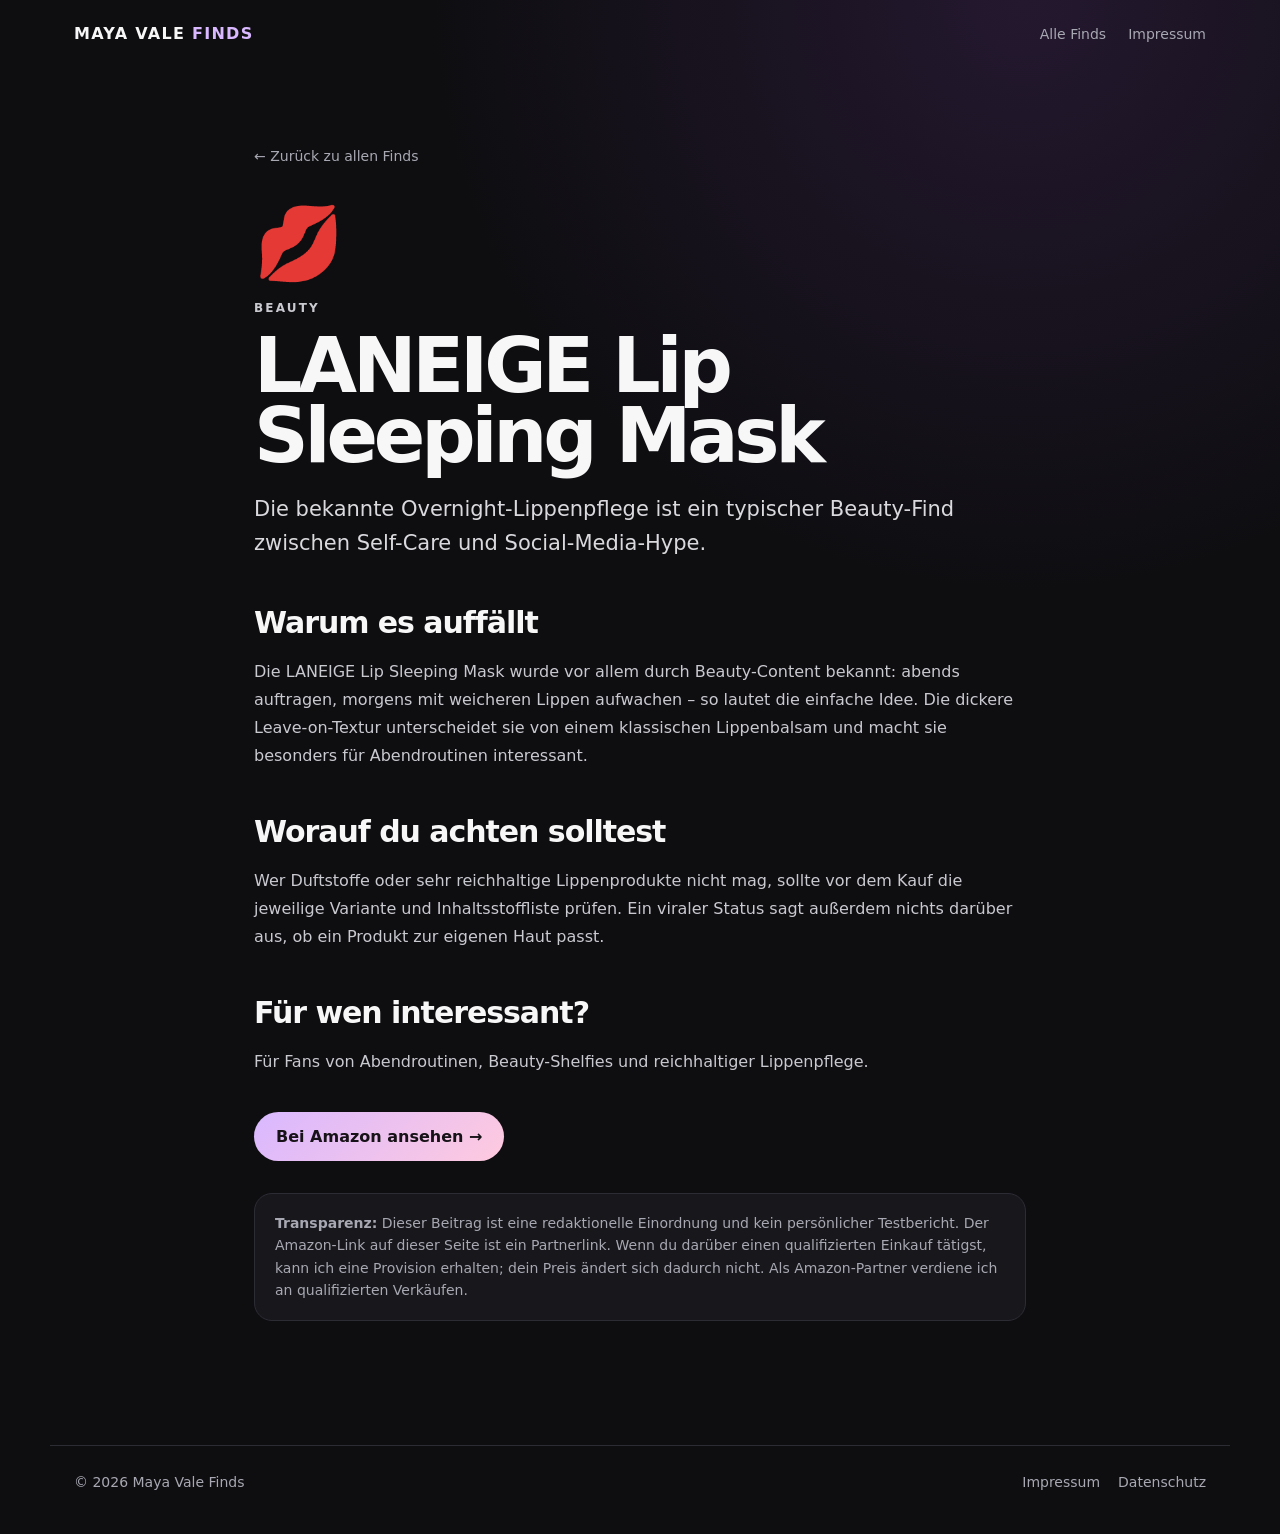
<file: finds/laneige-lip-sleeping-mask.html>
<!doctype html>
<html lang="de">
<head>
<meta charset="utf-8"><meta name="viewport" content="width=device-width,initial-scale=1">
<title>LANEIGE Lip Sleeping Mask – Maya Vale Finds</title>
<meta name="description" content="Die bekannte Overnight-Lippenpflege ist ein typischer Beauty-Find zwischen Self-Care und Social-Media-Hype.">
<link rel="stylesheet" href="../styles.css">
</head>
<body>
<header class="topbar"><a class="brand" href="../index.html">MAYA VALE <span>FINDS</span></a><nav><a href="../index.html#finds">Alle Finds</a><a href="../impressum.html">Impressum</a></nav></header>
<main class="article">
<a class="back" href="../index.html#finds">← Zurück zu allen Finds</a>
<div class="article-hero"><div class="article-icon">💋</div><p class="eyebrow">BEAUTY</p><h1>LANEIGE Lip Sleeping Mask</h1><p class="intro">Die bekannte Overnight-Lippenpflege ist ein typischer Beauty-Find zwischen Self-Care und Social-Media-Hype.</p></div>
<h2>Warum es auffällt</h2><p>Die LANEIGE Lip Sleeping Mask wurde vor allem durch Beauty-Content bekannt: abends auftragen, morgens mit weicheren Lippen aufwachen – so lautet die einfache Idee. Die dickere Leave-on-Textur unterscheidet sie von einem klassischen Lippenbalsam und macht sie besonders für Abendroutinen interessant.</p>
<h2>Worauf du achten solltest</h2><p>Wer Duftstoffe oder sehr reichhaltige Lippenprodukte nicht mag, sollte vor dem Kauf die jeweilige Variante und Inhaltsstoffliste prüfen. Ein viraler Status sagt außerdem nichts darüber aus, ob ein Produkt zur eigenen Haut passt.</p>
<h2>Für wen interessant?</h2><p>Für Fans von Abendroutinen, Beauty-Shelfies und reichhaltiger Lippenpflege.</p>
<a class="amazon-btn" href="https://www.amazon.de/dp/B076Y4TFLL/ref=nosim?tag=mayavalefinds-21" target="_blank" rel="nofollow noopener">Bei Amazon ansehen →</a>
<div class="note"><strong>Transparenz:</strong> Dieser Beitrag ist eine redaktionelle Einordnung und kein persönlicher Testbericht. Der Amazon-Link auf dieser Seite ist ein Partnerlink. Wenn du darüber einen qualifizierten Einkauf tätigst, kann ich eine Provision erhalten; dein Preis ändert sich dadurch nicht. Als Amazon-Partner verdiene ich an qualifizierten Verkäufen.</div>
</main>
<footer><span>© 2026 Maya Vale Finds</span><div><a href="../impressum.html">Impressum</a><a href="../datenschutz.html">Datenschutz</a></div></footer>
</body></html>
</file>
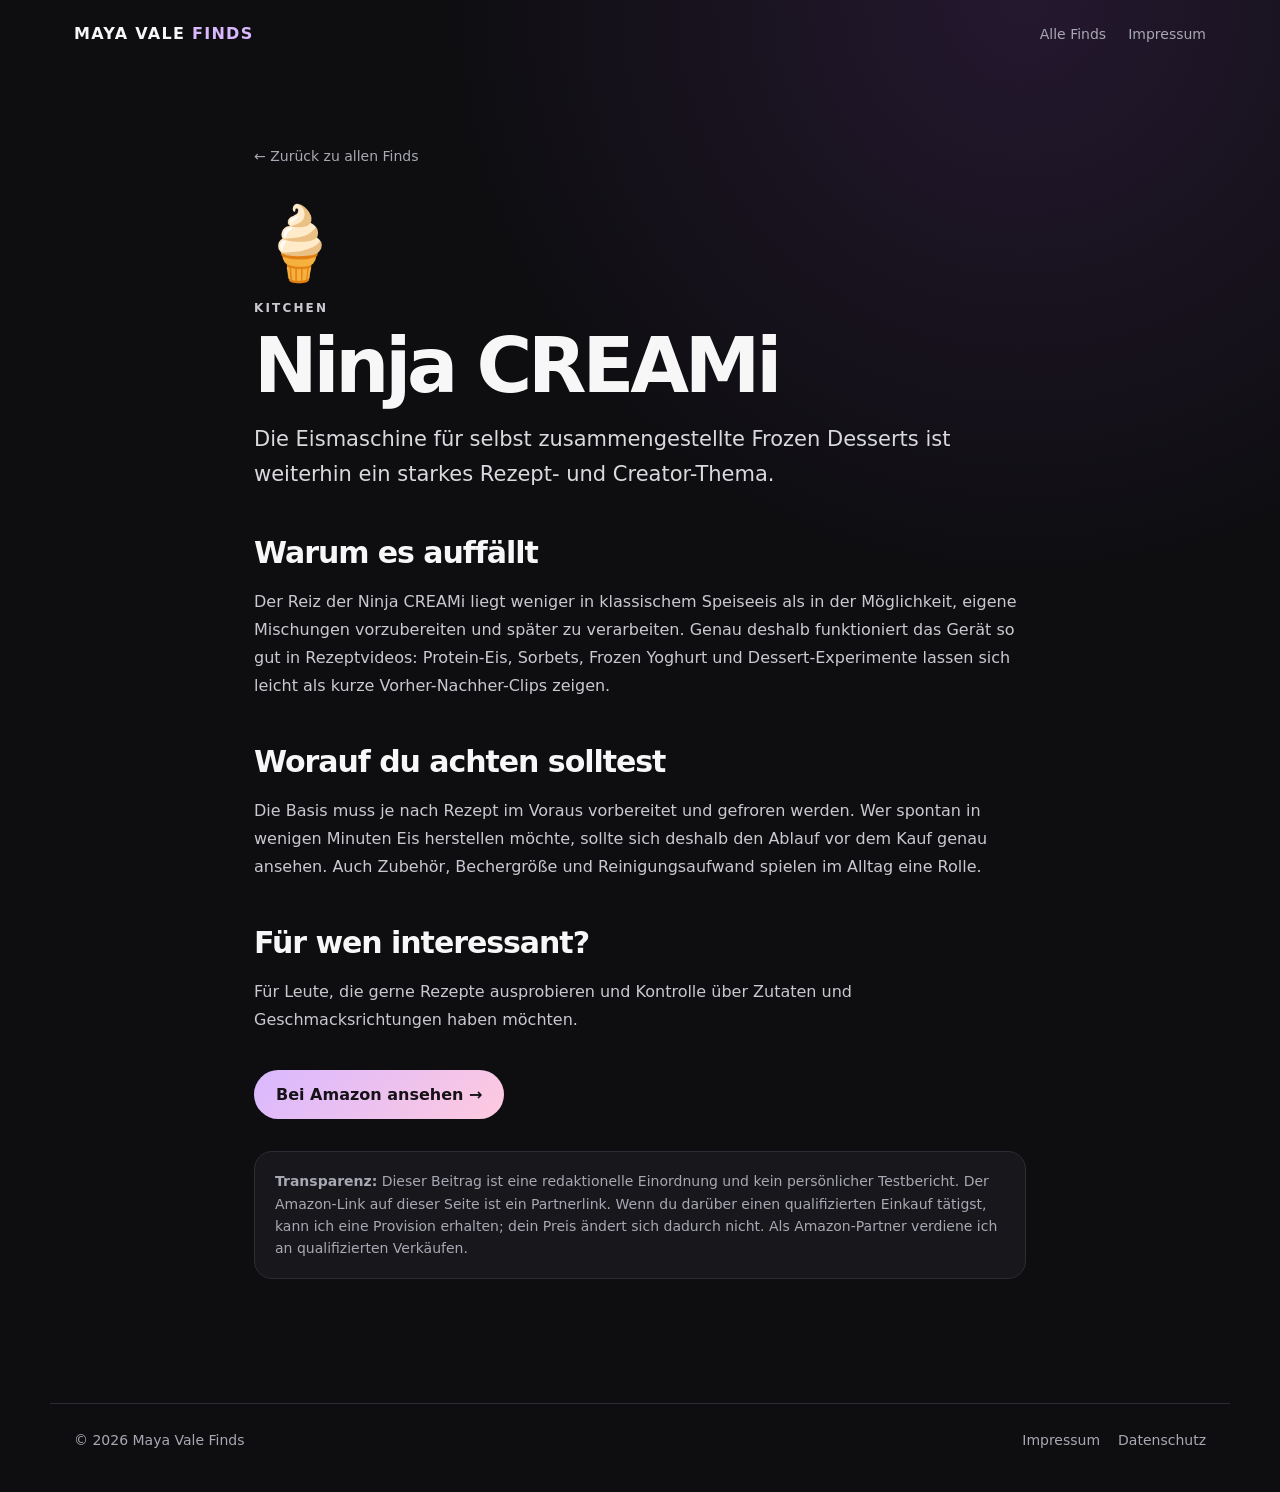
<file: finds/ninja-creami.html>
<!doctype html>
<html lang="de">
<head>
<meta charset="utf-8"><meta name="viewport" content="width=device-width,initial-scale=1">
<title>Ninja CREAMi – Maya Vale Finds</title>
<meta name="description" content="Die Eismaschine für selbst zusammengestellte Frozen Desserts ist weiterhin ein starkes Rezept- und Creator-Thema.">
<link rel="stylesheet" href="../styles.css">
</head>
<body>
<header class="topbar"><a class="brand" href="../index.html">MAYA VALE <span>FINDS</span></a><nav><a href="../index.html#finds">Alle Finds</a><a href="../impressum.html">Impressum</a></nav></header>
<main class="article">
<a class="back" href="../index.html#finds">← Zurück zu allen Finds</a>
<div class="article-hero"><div class="article-icon">🍦</div><p class="eyebrow">KITCHEN</p><h1>Ninja CREAMi</h1><p class="intro">Die Eismaschine für selbst zusammengestellte Frozen Desserts ist weiterhin ein starkes Rezept- und Creator-Thema.</p></div>
<h2>Warum es auffällt</h2><p>Der Reiz der Ninja CREAMi liegt weniger in klassischem Speiseeis als in der Möglichkeit, eigene Mischungen vorzubereiten und später zu verarbeiten. Genau deshalb funktioniert das Gerät so gut in Rezeptvideos: Protein-Eis, Sorbets, Frozen Yoghurt und Dessert-Experimente lassen sich leicht als kurze Vorher-Nachher-Clips zeigen.</p>
<h2>Worauf du achten solltest</h2><p>Die Basis muss je nach Rezept im Voraus vorbereitet und gefroren werden. Wer spontan in wenigen Minuten Eis herstellen möchte, sollte sich deshalb den Ablauf vor dem Kauf genau ansehen. Auch Zubehör, Bechergröße und Reinigungsaufwand spielen im Alltag eine Rolle.</p>
<h2>Für wen interessant?</h2><p>Für Leute, die gerne Rezepte ausprobieren und Kontrolle über Zutaten und Geschmacksrichtungen haben möchten.</p>
<a class="amazon-btn" href="https://www.amazon.de/dp/B09QMPB33P/ref=nosim?tag=mayavalefinds-21" target="_blank" rel="nofollow noopener">Bei Amazon ansehen →</a>
<div class="note"><strong>Transparenz:</strong> Dieser Beitrag ist eine redaktionelle Einordnung und kein persönlicher Testbericht. Der Amazon-Link auf dieser Seite ist ein Partnerlink. Wenn du darüber einen qualifizierten Einkauf tätigst, kann ich eine Provision erhalten; dein Preis ändert sich dadurch nicht. Als Amazon-Partner verdiene ich an qualifizierten Verkäufen.</div>
</main>
<footer><span>© 2026 Maya Vale Finds</span><div><a href="../impressum.html">Impressum</a><a href="../datenschutz.html">Datenschutz</a></div></footer>
</body></html>
</file>
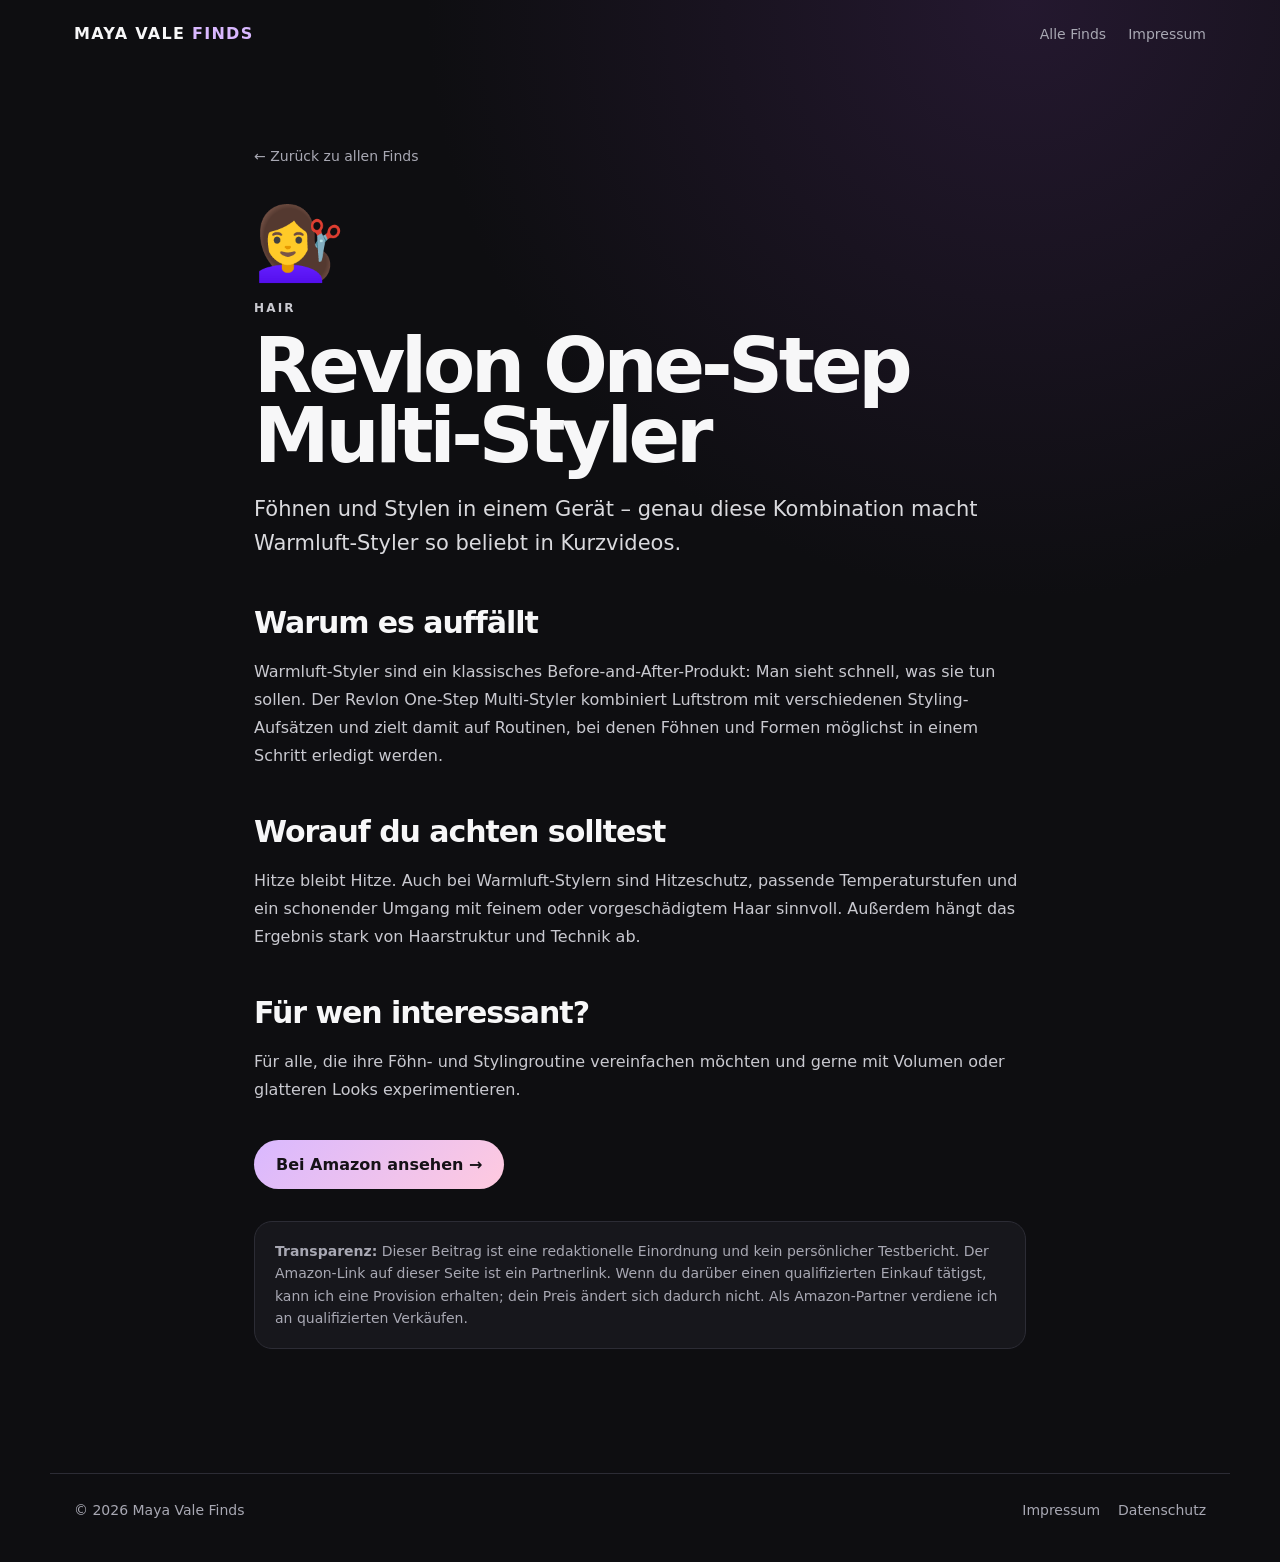
<file: finds/revlon-one-step-multistyler.html>
<!doctype html>
<html lang="de">
<head>
<meta charset="utf-8"><meta name="viewport" content="width=device-width,initial-scale=1">
<title>Revlon One-Step Multi-Styler – Maya Vale Finds</title>
<meta name="description" content="Föhnen und Stylen in einem Gerät – genau diese Kombination macht Warmluft-Styler so beliebt in Kurzvideos.">
<link rel="stylesheet" href="../styles.css">
</head>
<body>
<header class="topbar"><a class="brand" href="../index.html">MAYA VALE <span>FINDS</span></a><nav><a href="../index.html#finds">Alle Finds</a><a href="../impressum.html">Impressum</a></nav></header>
<main class="article">
<a class="back" href="../index.html#finds">← Zurück zu allen Finds</a>
<div class="article-hero"><div class="article-icon">💇‍♀️</div><p class="eyebrow">HAIR</p><h1>Revlon One-Step Multi-Styler</h1><p class="intro">Föhnen und Stylen in einem Gerät – genau diese Kombination macht Warmluft-Styler so beliebt in Kurzvideos.</p></div>
<h2>Warum es auffällt</h2><p>Warmluft-Styler sind ein klassisches Before-and-After-Produkt: Man sieht schnell, was sie tun sollen. Der Revlon One-Step Multi-Styler kombiniert Luftstrom mit verschiedenen Styling-Aufsätzen und zielt damit auf Routinen, bei denen Föhnen und Formen möglichst in einem Schritt erledigt werden.</p>
<h2>Worauf du achten solltest</h2><p>Hitze bleibt Hitze. Auch bei Warmluft-Stylern sind Hitzeschutz, passende Temperaturstufen und ein schonender Umgang mit feinem oder vorgeschädigtem Haar sinnvoll. Außerdem hängt das Ergebnis stark von Haarstruktur und Technik ab.</p>
<h2>Für wen interessant?</h2><p>Für alle, die ihre Föhn- und Stylingroutine vereinfachen möchten und gerne mit Volumen oder glatteren Looks experimentieren.</p>
<a class="amazon-btn" href="https://www.amazon.de/dp/B0D98PBYWP/ref=nosim?tag=mayavalefinds-21" target="_blank" rel="nofollow noopener">Bei Amazon ansehen →</a>
<div class="note"><strong>Transparenz:</strong> Dieser Beitrag ist eine redaktionelle Einordnung und kein persönlicher Testbericht. Der Amazon-Link auf dieser Seite ist ein Partnerlink. Wenn du darüber einen qualifizierten Einkauf tätigst, kann ich eine Provision erhalten; dein Preis ändert sich dadurch nicht. Als Amazon-Partner verdiene ich an qualifizierten Verkäufen.</div>
</main>
<footer><span>© 2026 Maya Vale Finds</span><div><a href="../impressum.html">Impressum</a><a href="../datenschutz.html">Datenschutz</a></div></footer>
</body></html>
</file>
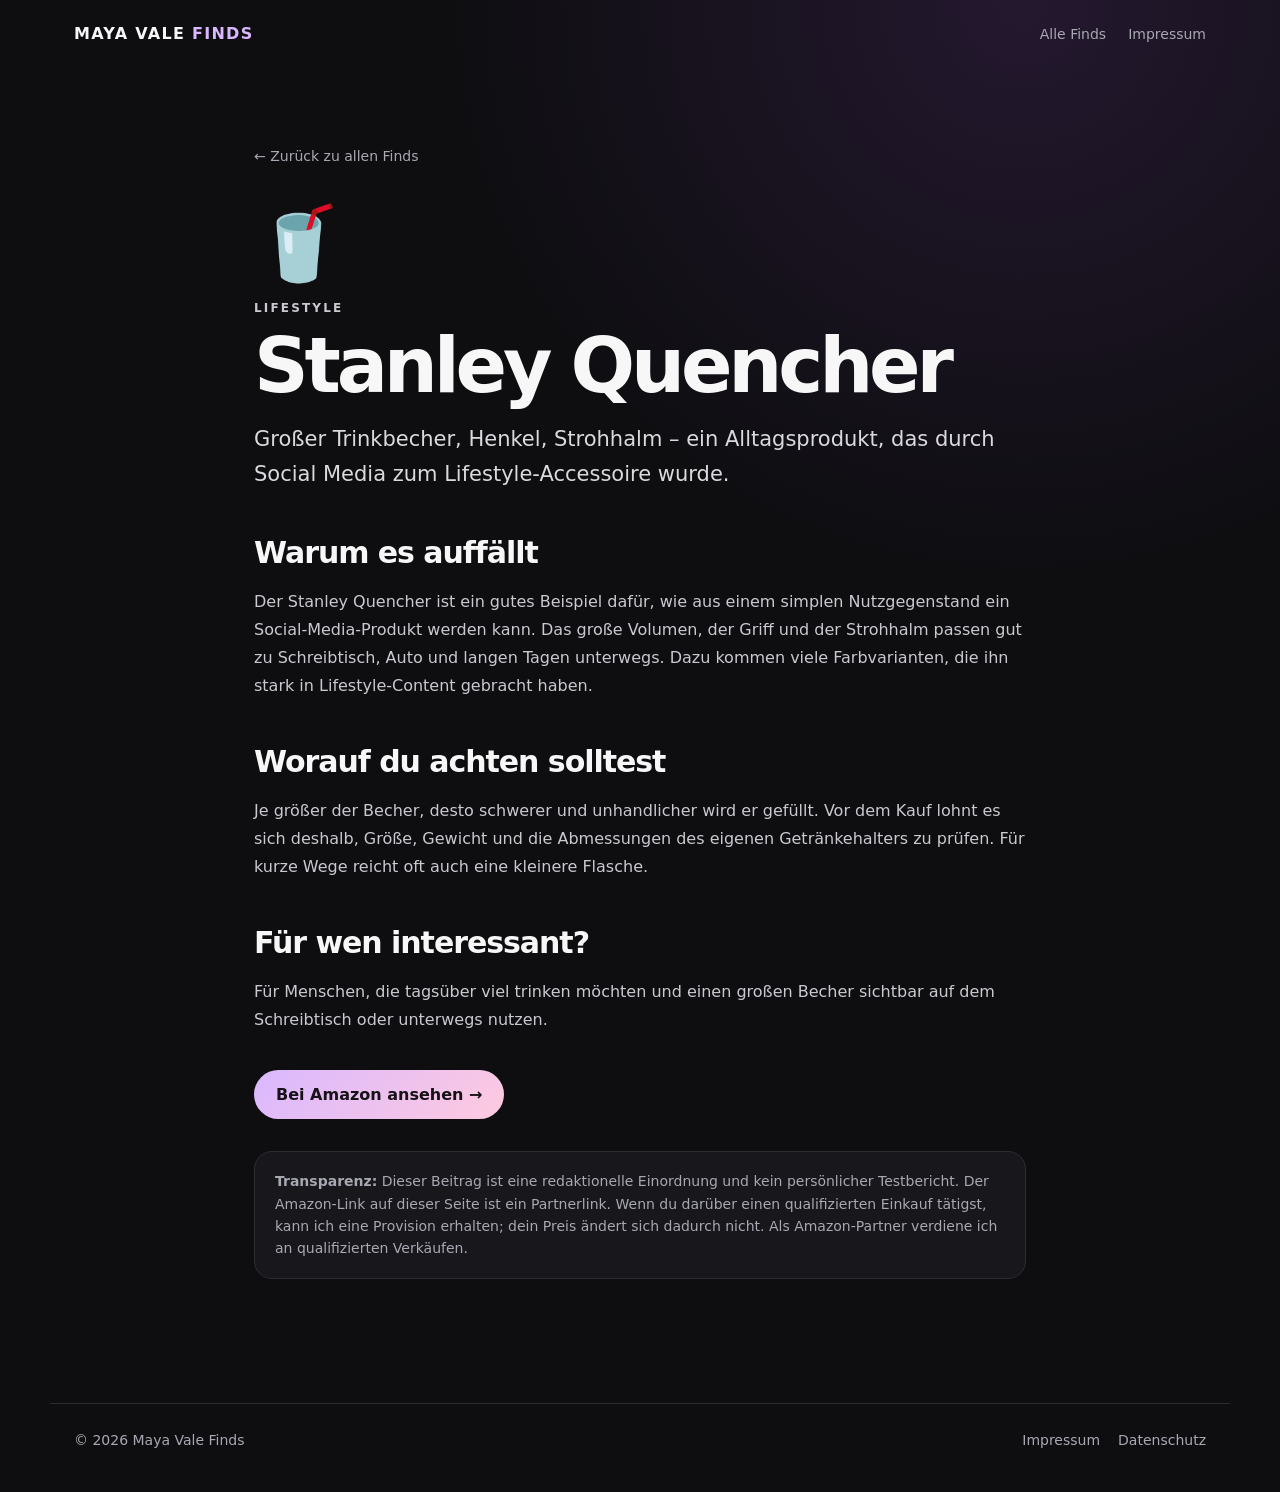
<file: finds/stanley-quencher.html>
<!doctype html>
<html lang="de">
<head>
<meta charset="utf-8"><meta name="viewport" content="width=device-width,initial-scale=1">
<title>Stanley Quencher – Maya Vale Finds</title>
<meta name="description" content="Großer Trinkbecher, Henkel, Strohhalm – ein Alltagsprodukt, das durch Social Media zum Lifestyle-Accessoire wurde.">
<link rel="stylesheet" href="../styles.css">
</head>
<body>
<header class="topbar"><a class="brand" href="../index.html">MAYA VALE <span>FINDS</span></a><nav><a href="../index.html#finds">Alle Finds</a><a href="../impressum.html">Impressum</a></nav></header>
<main class="article">
<a class="back" href="../index.html#finds">← Zurück zu allen Finds</a>
<div class="article-hero"><div class="article-icon">🥤</div><p class="eyebrow">LIFESTYLE</p><h1>Stanley Quencher</h1><p class="intro">Großer Trinkbecher, Henkel, Strohhalm – ein Alltagsprodukt, das durch Social Media zum Lifestyle-Accessoire wurde.</p></div>
<h2>Warum es auffällt</h2><p>Der Stanley Quencher ist ein gutes Beispiel dafür, wie aus einem simplen Nutzgegenstand ein Social-Media-Produkt werden kann. Das große Volumen, der Griff und der Strohhalm passen gut zu Schreibtisch, Auto und langen Tagen unterwegs. Dazu kommen viele Farbvarianten, die ihn stark in Lifestyle-Content gebracht haben.</p>
<h2>Worauf du achten solltest</h2><p>Je größer der Becher, desto schwerer und unhandlicher wird er gefüllt. Vor dem Kauf lohnt es sich deshalb, Größe, Gewicht und die Abmessungen des eigenen Getränkehalters zu prüfen. Für kurze Wege reicht oft auch eine kleinere Flasche.</p>
<h2>Für wen interessant?</h2><p>Für Menschen, die tagsüber viel trinken möchten und einen großen Becher sichtbar auf dem Schreibtisch oder unterwegs nutzen.</p>
<a class="amazon-btn" href="https://www.amazon.de/dp/B0DFWW8JZN/ref=nosim?tag=mayavalefinds-21" target="_blank" rel="nofollow noopener">Bei Amazon ansehen →</a>
<div class="note"><strong>Transparenz:</strong> Dieser Beitrag ist eine redaktionelle Einordnung und kein persönlicher Testbericht. Der Amazon-Link auf dieser Seite ist ein Partnerlink. Wenn du darüber einen qualifizierten Einkauf tätigst, kann ich eine Provision erhalten; dein Preis ändert sich dadurch nicht. Als Amazon-Partner verdiene ich an qualifizierten Verkäufen.</div>
</main>
<footer><span>© 2026 Maya Vale Finds</span><div><a href="../impressum.html">Impressum</a><a href="../datenschutz.html">Datenschutz</a></div></footer>
</body></html>
</file>
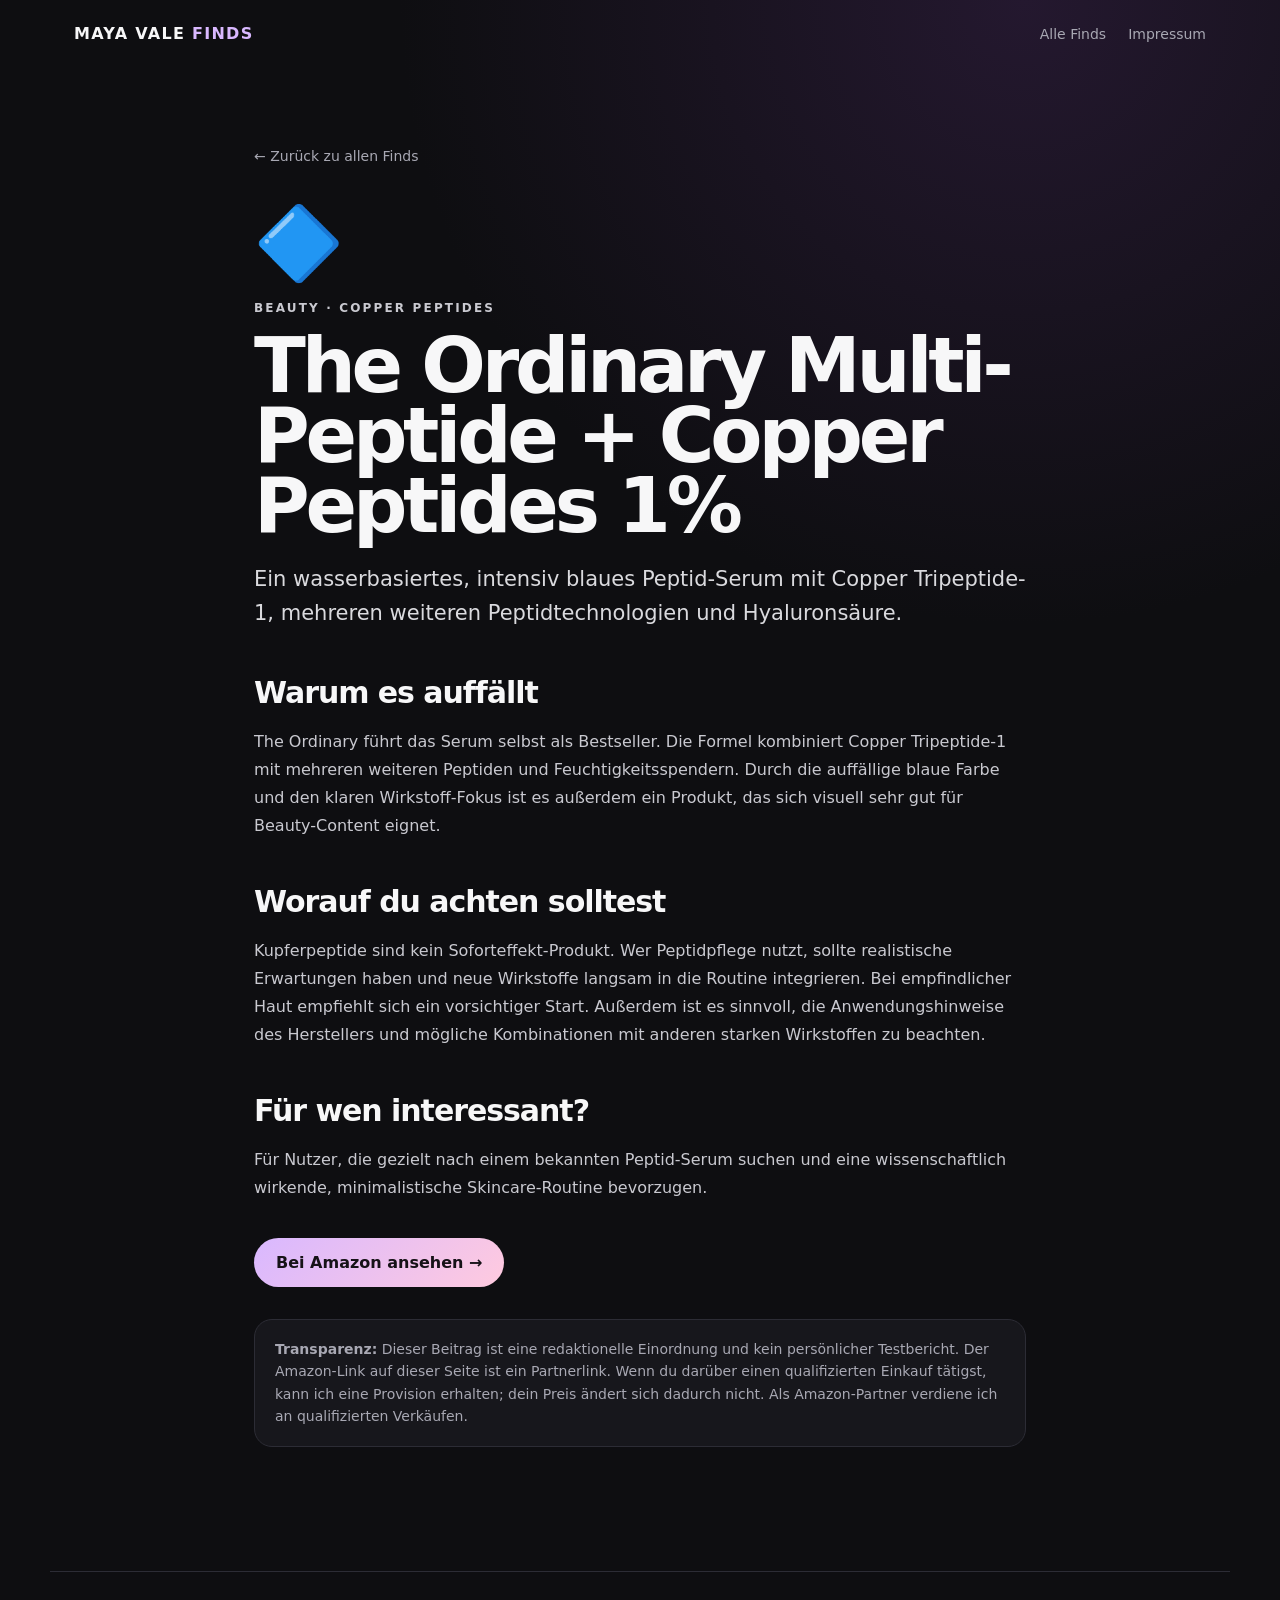
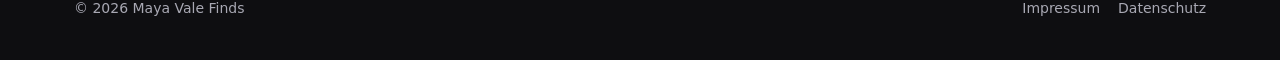
<file: finds/the-ordinary-copper-peptides.html>
<!doctype html>
<html lang="de">
<head>
<meta charset="utf-8"><meta name="viewport" content="width=device-width,initial-scale=1">
<title>The Ordinary Multi-Peptide + Copper Peptides 1% – Maya Vale Finds</title>
<meta name="description" content="The Ordinary Multi-Peptide + Copper Peptides 1%: Einordnung, Nutzen und Hinweise zum beliebten Kupferpeptid-Serum.">
<link rel="stylesheet" href="../styles.css">
</head>
<body>
<header class="topbar"><a class="brand" href="../index.html">MAYA VALE <span>FINDS</span></a><nav><a href="../index.html#finds">Alle Finds</a><a href="../impressum.html">Impressum</a></nav></header>
<main class="article">
<a class="back" href="../index.html#finds">← Zurück zu allen Finds</a>
<div class="article-hero"><div class="article-icon">🔷</div><p class="eyebrow">BEAUTY · COPPER PEPTIDES</p><h1>The Ordinary Multi-Peptide + Copper Peptides 1%</h1><p class="intro">Ein wasserbasiertes, intensiv blaues Peptid-Serum mit Copper Tripeptide-1, mehreren weiteren Peptidtechnologien und Hyaluronsäure.</p></div>
<h2>Warum es auffällt</h2>
<p>The Ordinary führt das Serum selbst als Bestseller. Die Formel kombiniert Copper Tripeptide-1 mit mehreren weiteren Peptiden und Feuchtigkeitsspendern. Durch die auffällige blaue Farbe und den klaren Wirkstoff-Fokus ist es außerdem ein Produkt, das sich visuell sehr gut für Beauty-Content eignet.</p>
<h2>Worauf du achten solltest</h2>
<p>Kupferpeptide sind kein Soforteffekt-Produkt. Wer Peptidpflege nutzt, sollte realistische Erwartungen haben und neue Wirkstoffe langsam in die Routine integrieren. Bei empfindlicher Haut empfiehlt sich ein vorsichtiger Start. Außerdem ist es sinnvoll, die Anwendungshinweise des Herstellers und mögliche Kombinationen mit anderen starken Wirkstoffen zu beachten.</p>
<h2>Für wen interessant?</h2>
<p>Für Nutzer, die gezielt nach einem bekannten Peptid-Serum suchen und eine wissenschaftlich wirkende, minimalistische Skincare-Routine bevorzugen.</p>
<a class="amazon-btn" href="https://www.amazon.de/dp/B0C9DXGXZ3/ref=nosim?tag=mayavalefinds-21" target="_blank" rel="nofollow sponsored noopener">Bei Amazon ansehen →</a>
<div class="note"><strong>Transparenz:</strong> Dieser Beitrag ist eine redaktionelle Einordnung und kein persönlicher Testbericht. Der Amazon-Link auf dieser Seite ist ein Partnerlink. Wenn du darüber einen qualifizierten Einkauf tätigst, kann ich eine Provision erhalten; dein Preis ändert sich dadurch nicht. Als Amazon-Partner verdiene ich an qualifizierten Verkäufen.</div>
</main>
<footer><span>© 2026 Maya Vale Finds</span><div><a href="../impressum.html">Impressum</a><a href="../datenschutz.html">Datenschutz</a></div></footer>
</body></html>
</file>
<file: styles.css>
:root{--bg:#0e0e11;--panel:#17171c;--soft:#22222a;--text:#f7f7f8;--muted:#a8a8b3;--accent:#d9b8ff;--accent2:#ffcadf;--line:#2c2c35}
*{box-sizing:border-box}html{scroll-behavior:smooth}body{margin:0;font-family:Inter,ui-sans-serif,system-ui,-apple-system,BlinkMacSystemFont,"Segoe UI",sans-serif;background:radial-gradient(circle at 80% 0%,#24182f 0,transparent 32%),var(--bg);color:var(--text)}a{color:inherit;text-decoration:none}
.topbar{max-width:1180px;margin:auto;padding:24px;display:flex;align-items:center;justify-content:space-between;gap:24px}.brand{font-weight:900;letter-spacing:.08em}.brand span{color:var(--accent)}nav{display:flex;gap:22px;color:var(--muted);font-size:14px}
.hero{max-width:1180px;margin:46px auto 90px;padding:24px;min-height:520px;display:grid;grid-template-columns:1.3fr .7fr;align-items:center;gap:56px}.eyebrow{color:var(--accent);font-size:12px;font-weight:800;letter-spacing:.18em}h1{font-size:clamp(52px,8vw,106px);line-height:.92;letter-spacing:-.055em;margin:16px 0 28px}h2{font-size:clamp(34px,5vw,58px);letter-spacing:-.035em;margin:8px 0 18px}.lead{font-size:20px;line-height:1.6;max-width:690px;color:#d7d7dd}.cta,.amazon-btn{display:inline-block;margin-top:20px;padding:15px 22px;border-radius:999px;font-weight:800;background:linear-gradient(135deg,var(--accent),var(--accent2));color:#161217}.disclosure,.muted{color:var(--muted);font-size:14px;line-height:1.6}.disclosure{margin-top:18px}
.avatar{width:min(360px,80vw);aspect-ratio:1;justify-self:center;display:grid;place-items:center;border-radius:50%;font-size:92px;font-weight:900;letter-spacing:-.08em;color:#1a121e;background:linear-gradient(135deg,var(--accent),var(--accent2));box-shadow:0 30px 80px rgba(0,0,0,.35)}
.section{max-width:1180px;margin:0 auto 100px;padding:24px}.section-head{display:flex;align-items:end;justify-content:space-between;gap:24px;margin-bottom:26px}.section-head .muted{max-width:480px}.grid{display:grid;grid-template-columns:repeat(3,1fr);gap:20px}.card{background:rgba(23,23,28,.92);border:1px solid var(--line);border-radius:24px;overflow:hidden}.thumb{height:210px;display:grid;place-items:center;background:linear-gradient(135deg,#24222b,#3d3047);font-size:64px;color:#cfc1dc}.card-body{padding:22px}.tag{display:inline-block;padding:6px 10px;border-radius:999px;background:var(--soft);color:var(--accent);font-size:12px;font-weight:800}.card h3{font-size:22px;margin:14px 0 10px}.card p{color:#c1c1c8;line-height:1.55;min-height:72px}.product-link{display:inline-block;margin-top:8px;font-weight:800;color:var(--accent)}
.about,.explainer{border:1px solid var(--line);border-radius:30px;background:linear-gradient(180deg,rgba(255,255,255,.02),rgba(255,255,255,.01))}.about p{max-width:820px;line-height:1.7}.three{display:grid;grid-template-columns:repeat(3,1fr);gap:24px;margin-top:34px}.three div{padding:22px;background:var(--panel);border-radius:20px}.three p{color:#c1c1c8;line-height:1.6}
.article{max-width:820px;margin:55px auto 100px;padding:24px}.article .back{color:var(--muted);font-size:14px}.article-hero{margin:36px 0}.article-icon{font-size:72px}.article h1{font-size:clamp(44px,7vw,76px);margin:12px 0 20px}.article .intro{font-size:21px;line-height:1.65;color:#dadade}.article h2{font-size:30px;margin-top:44px}.article p{line-height:1.75;color:#c9c9d0}.note{margin-top:32px;padding:18px 20px;border:1px solid var(--line);border-radius:18px;background:var(--panel);color:var(--muted);font-size:14px;line-height:1.6}
footer{max-width:1180px;margin:auto;padding:28px 24px 44px;border-top:1px solid var(--line);display:flex;justify-content:space-between;gap:20px;color:var(--muted);font-size:14px}footer div{display:flex;gap:18px}
@media(max-width:900px){nav{display:none}.hero{grid-template-columns:1fr;margin-top:12px;gap:38px}.avatar{width:230px;grid-row:1}.grid{grid-template-columns:1fr 1fr}.three{grid-template-columns:1fr}.section-head{display:block}}
@media(max-width:620px){.grid{grid-template-columns:1fr}.card p{min-height:auto}footer{flex-direction:column}}
</file>
